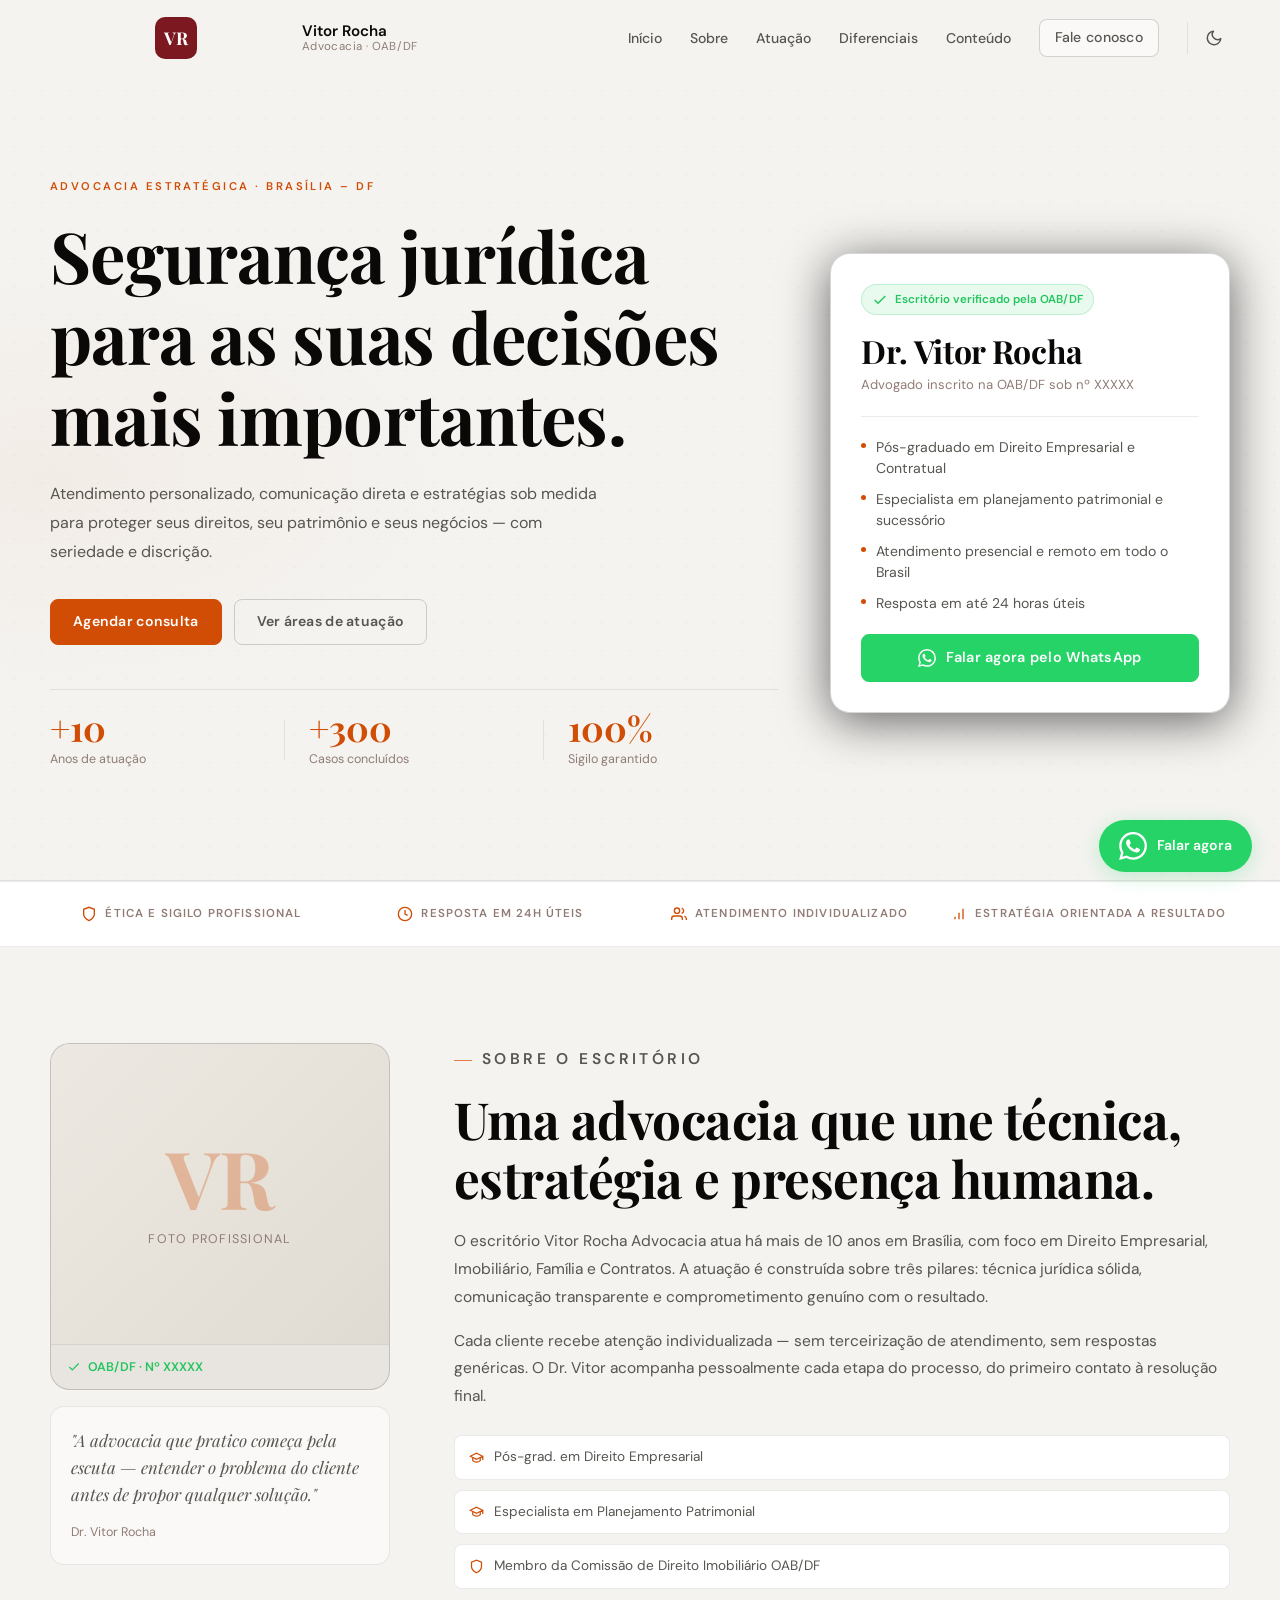
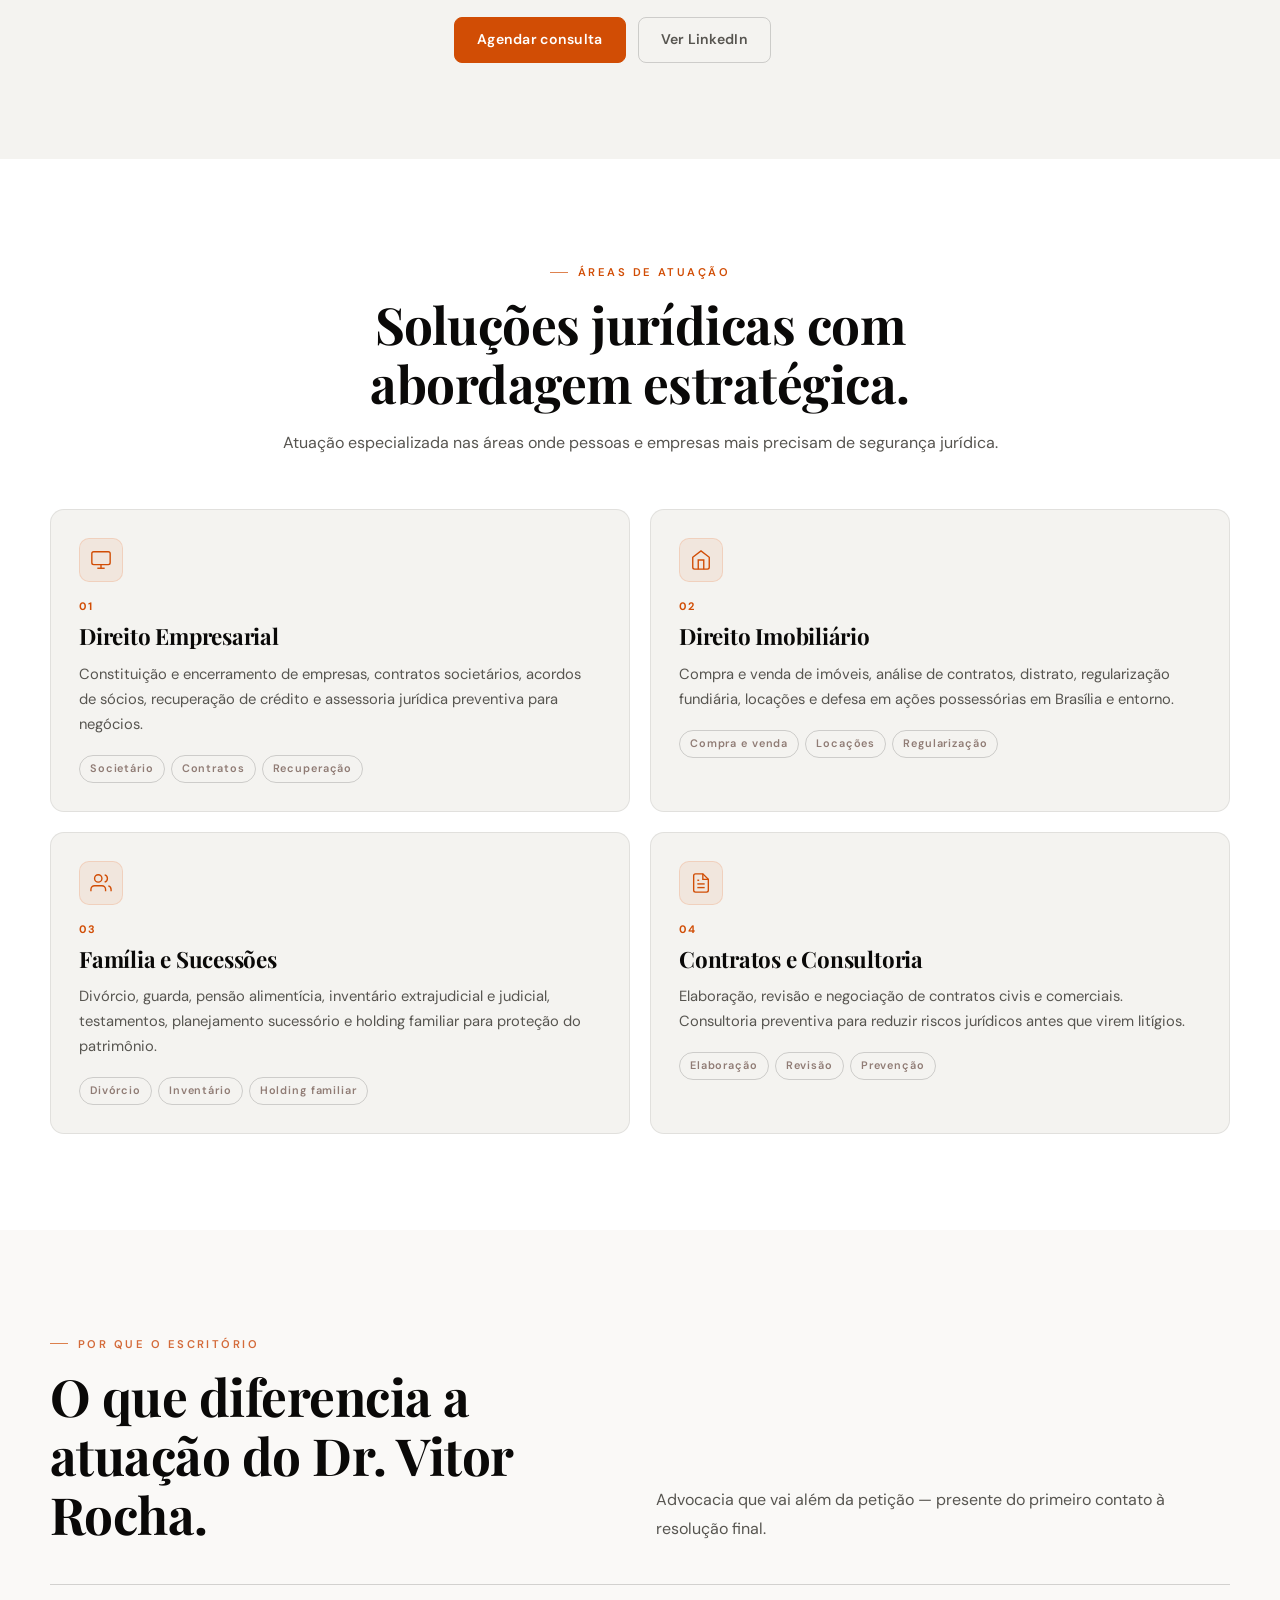
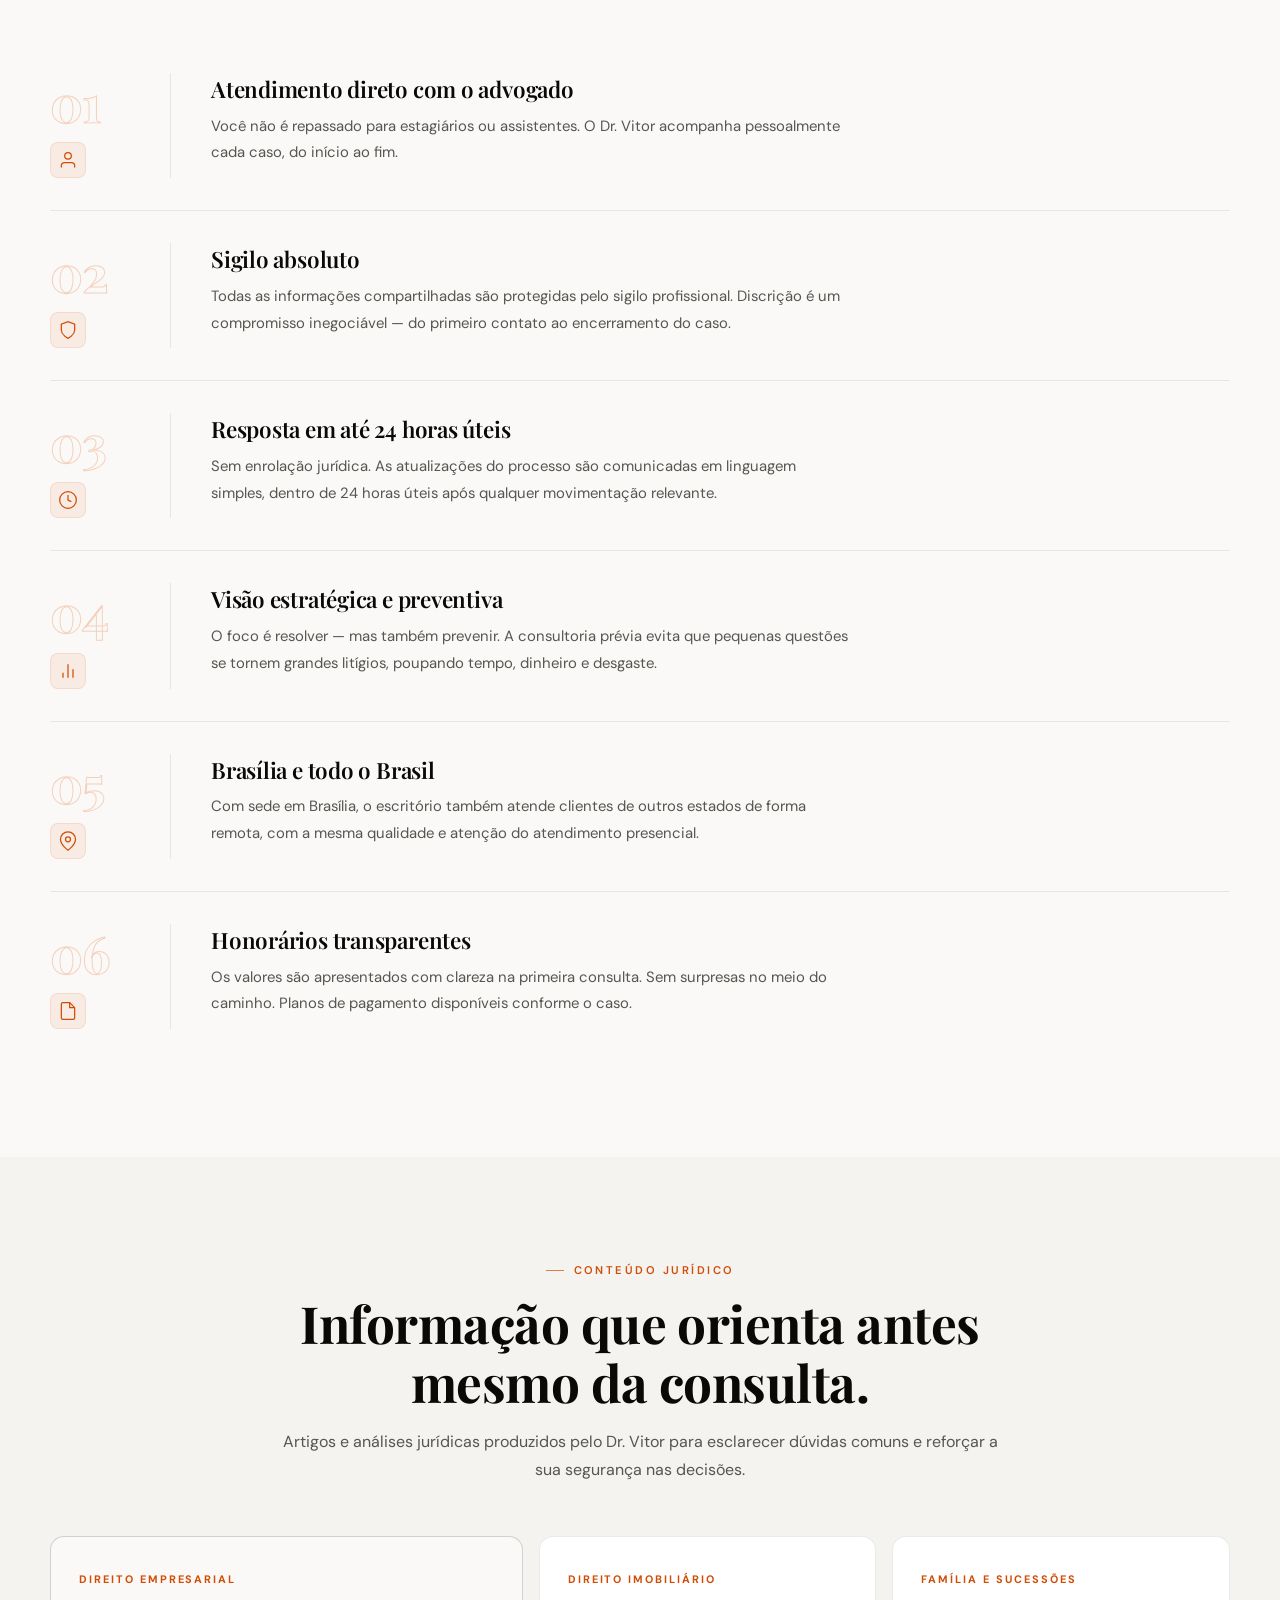
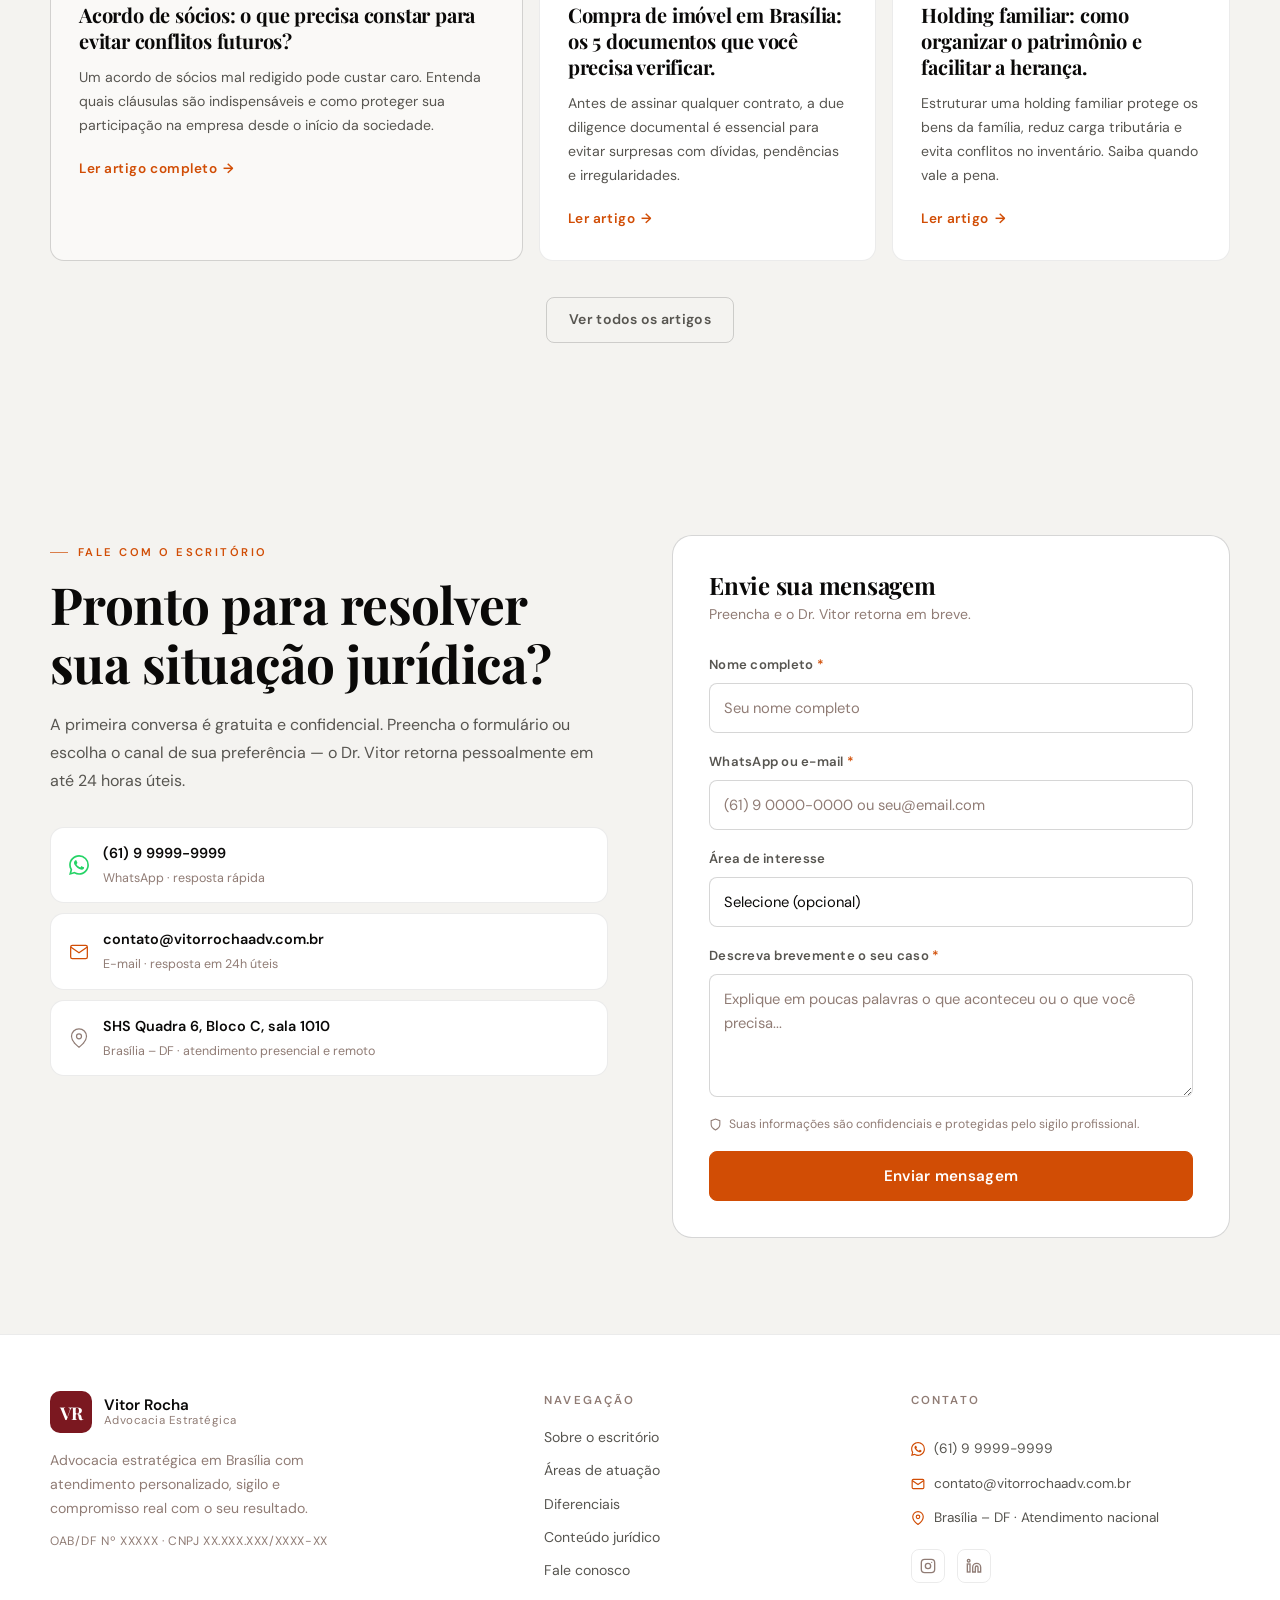
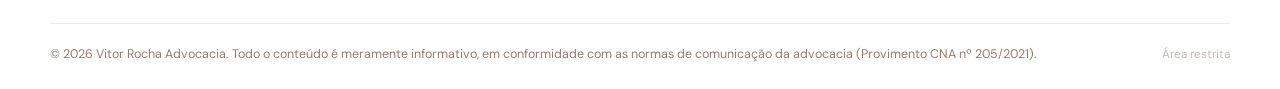
<file: index.html>
<!DOCTYPE html>
<html lang="pt-BR">
<head>
  <meta charset="UTF-8">
  <meta name="viewport" content="width=device-width, initial-scale=1.0">
  <title>Vitor Rocha Advocacia | Brasília – DF</title>
  <meta name="description" content="Escritório de advocacia em Brasília com atuação em Direito Empresarial, Imobiliário, Família e Contratos. Atendimento personalizado, sigilo e estratégia jurídica sob medida.">
  <meta name="theme-color" content="#ffffff">
  <meta property="og:title" content="Vitor Rocha Advocacia | Brasília – DF">
  <meta property="og:description" content="Advocacia estratégica em Brasília. Direito Empresarial, Imobiliário, Família e Contratos. Consulta confidencial.">
  <meta property="og:type" content="website">
  <link rel="icon" href="data:image/svg+xml,<svg xmlns='http://www.w3.org/2000/svg' viewBox='0 0 100 100'><rect width='100' height='100' rx='16' fill='%237B1820'/><text y='.9em' font-size='60' x='50%' dominant-baseline='middle' text-anchor='middle' font-family='Georgia,serif' fill='%23ffffff'>VR</text></svg>">
  <link rel="preconnect" href="https://fonts.googleapis.com">
  <link rel="preconnect" href="https://fonts.gstatic.com" crossorigin>
  <link href="https://fonts.googleapis.com/css2?family=Playfair+Display:wght@500;600;700;800&family=DM+Sans:ital,wght@0,400;0,500;0,600;1,400&display=swap" rel="stylesheet">
  <link rel="stylesheet" href="css/style.css">
</head>
<body>
  <a class="skip-link" href="#conteudo">Pular para o conteúdo</a>

  <!-- HEADER -->
  <header class="site-header" id="main-header">
    <div class="container header-container">
      <a href="#home" class="brand" aria-label="Página inicial Vitor Rocha Advocacia">
       <a href="login.html"> <span class="brand-monogram">VR</span> <a>
        <span class="brand-text">
          <strong>Vitor Rocha</strong>
          <small>Advocacia · OAB/DF</small>
        </span>
      </a>
      <div class="header-actions">
        <button class="menu-toggle" id="menu-toggle" type="button" aria-label="Abrir menu" aria-expanded="false" aria-controls="nav-menu">
          <span></span><span></span><span></span>
        </button>
      </div>
      <nav class="site-nav" id="nav-menu" aria-label="Navegação principal">
        <ul>
          <li><a href="#home">Início</a></li>
          <li><a href="#sobre">Sobre</a></li>
          <li><a href="#atuacao">Atuação</a></li>
          <li><a href="#diferenciais">Diferenciais</a></li>
          <li><a href="noticias.html">Conteúdo</a></li>
          <li><a href="#contato" class="btn btn-sm btn-accent">Fale conosco</a></li>
          <li class="theme-item">
            <button id="theme-toggle" class="theme-toggle-btn" aria-label="Alternar tema">
              <svg class="icon-sun" xmlns="http://www.w3.org/2000/svg" width="18" height="18" viewBox="0 0 24 24" fill="none" stroke="currentColor" stroke-width="2" stroke-linecap="round" stroke-linejoin="round"><circle cx="12" cy="12" r="5"/><line x1="12" y1="1" x2="12" y2="3"/><line x1="12" y1="21" x2="12" y2="23"/><line x1="4.22" y1="4.22" x2="5.64" y2="5.64"/><line x1="18.36" y1="18.36" x2="19.78" y2="19.78"/><line x1="1" y1="12" x2="3" y2="12"/><line x1="21" y1="12" x2="23" y2="12"/><line x1="4.22" y1="19.78" x2="5.64" y2="18.36"/><line x1="18.36" y1="5.64" x2="19.78" y2="4.22"/></svg>
              <svg class="icon-moon" xmlns="http://www.w3.org/2000/svg" width="18" height="18" viewBox="0 0 24 24" fill="none" stroke="currentColor" stroke-width="2" stroke-linecap="round" stroke-linejoin="round"><path d="M21 12.79A9 9 0 1 1 11.21 3 7 7 0 0 0 21 12.79z"/></svg>
            </button>
          </li>
        </ul>
      </nav>
    </div>
  </header>

  <main id="conteudo">

    <!-- HERO -->
    <section class="hero" id="home">
      <div class="hero-grain"></div>
      <div class="container hero-grid">
        <div class="hero-copy reveal">
          <p class="eyebrow">Advocacia estratégica · Brasília – DF</p>
          <h1>Segurança jurídica para as suas decisões mais importantes.</h1>
          <p class="hero-text">Atendimento personalizado, comunicação direta e estratégias sob medida para proteger seus direitos, seu patrimônio e seus negócios — com seriedade e discrição.</p>
          <div class="hero-actions">
            <a href="#contato" class="btn btn-primary">Agendar consulta</a>
            <a href="#atuacao" class="btn btn-ghost">Ver áreas de atuação</a>
          </div>
          <div class="hero-stats">
            <div class="stat-item">
              <span class="stat-num">+10</span>
              <span class="stat-label">Anos de atuação</span>
            </div>
            <div class="stat-divider"></div>
            <div class="stat-item">
              <span class="stat-num">+300</span>
              <span class="stat-label">Casos concluídos</span>
            </div>
            <div class="stat-divider"></div>
            <div class="stat-item">
              <span class="stat-num">100%</span>
              <span class="stat-label">Sigilo garantido</span>
            </div>
          </div>
        </div>

        <aside class="hero-card reveal" aria-label="Credenciais do escritório">
          <div class="hero-card-badge">
            <svg width="16" height="16" viewBox="0 0 24 24" fill="none" stroke="currentColor" stroke-width="2"><polyline points="20 6 9 17 4 12"/></svg>
            Escritório verificado pela OAB/DF
          </div>
          <h2>Dr. Vitor Rocha</h2>
          <p class="hero-card-sub">Advogado inscrito na OAB/DF sob nº XXXXX</p>
          <div class="hero-card-divider"></div>
          <ul class="hero-card-list">
            <li>
              <span class="list-dot"></span>
              Pós-graduado em Direito Empresarial e Contratual
            </li>
            <li>
              <span class="list-dot"></span>
              Especialista em planejamento patrimonial e sucessório
            </li>
            <li>
              <span class="list-dot"></span>
              Atendimento presencial e remoto em todo o Brasil
            </li>
            <li>
              <span class="list-dot"></span>
              Resposta em até 24 horas úteis
            </li>
          </ul>
          <a href="https://wa.me/5561999999999?text=Olá%2C%20gostaria%20de%20agendar%20uma%20consulta." target="_blank" rel="noopener" class="btn btn-whatsapp-card">
            <svg width="18" height="18" viewBox="0 0 24 24" fill="currentColor"><path d="M17.472 14.382c-.297-.149-1.758-.867-2.03-.967-.273-.099-.471-.148-.67.15-.197.297-.767.966-.94 1.164-.173.199-.347.223-.644.075-.297-.15-1.255-.463-2.39-1.475-.883-.788-1.48-1.761-1.653-2.059-.173-.297-.018-.458.13-.606.134-.133.298-.347.446-.52.149-.174.198-.298.298-.497.099-.198.05-.371-.025-.52-.075-.149-.669-1.612-.916-2.207-.242-.579-.487-.5-.669-.51-.173-.008-.371-.01-.57-.01-.198 0-.52.074-.792.372-.272.297-1.04 1.016-1.04 2.479 0 1.462 1.065 2.875 1.213 3.074.149.198 2.096 3.2 5.077 4.487.709.306 1.262.489 1.694.625.712.227 1.36.195 1.871.118.571-.085 1.758-.719 2.006-1.413.248-.694.248-1.289.173-1.413-.074-.124-.272-.198-.57-.347m-5.421 7.403h-.004a9.87 9.87 0 01-5.031-1.378l-.361-.214-3.741.982.998-3.648-.235-.374a9.86 9.86 0 01-1.51-5.26c.001-5.45 4.436-9.884 9.888-9.884 2.64 0 5.122 1.03 6.988 2.898a9.825 9.825 0 012.893 6.994c-.003 5.45-4.437 9.884-9.885 9.884m8.413-18.297A11.815 11.815 0 0012.05 0C5.495 0 .16 5.335.157 11.892c0 2.096.547 4.142 1.588 5.945L.057 24l6.305-1.654a11.882 11.882 0 005.683 1.448h.005c6.554 0 11.89-5.335 11.893-11.893a11.821 11.821 0 00-3.48-8.413z"/></svg>
            Falar agora pelo WhatsApp
          </a>
        </aside>
      </div>
    </section>

    <!-- TRUST BAR -->
    <div class="trust-bar" aria-label="Pilares do escritório">
      <div class="container trust-grid">
        <div class="trust-item">
          <svg width="16" height="16" viewBox="0 0 24 24" fill="none" stroke="currentColor" stroke-width="2"><path d="M12 22s8-4 8-10V5l-8-3-8 3v7c0 6 8 10 8 10z"/></svg>
          Ética e sigilo profissional
        </div>
        <div class="trust-item">
          <svg width="16" height="16" viewBox="0 0 24 24" fill="none" stroke="currentColor" stroke-width="2"><circle cx="12" cy="12" r="10"/><polyline points="12 6 12 12 16 14"/></svg>
          Resposta em 24h úteis
        </div>
        <div class="trust-item">
          <svg width="16" height="16" viewBox="0 0 24 24" fill="none" stroke="currentColor" stroke-width="2"><path d="M17 21v-2a4 4 0 0 0-4-4H5a4 4 0 0 0-4 4v2"/><circle cx="9" cy="7" r="4"/><path d="M23 21v-2a4 4 0 0 0-3-3.87"/><path d="M16 3.13a4 4 0 0 1 0 7.75"/></svg>
          Atendimento individualizado
        </div>
        <div class="trust-item">
          <svg width="16" height="16" viewBox="0 0 24 24" fill="none" stroke="currentColor" stroke-width="2"><line x1="12" y1="20" x2="12" y2="10"/><line x1="18" y1="20" x2="18" y2="4"/><line x1="6" y1="20" x2="6" y2="16"/></svg>
          Estratégia orientada a resultado
        </div>
      </div>
    </div>

    <!-- SOBRE -->
    <section class="section" id="sobre">
      <div class="container about-grid">
        <div class="about-visual reveal">
          <div class="about-photo-card">
            <div class="photo-placeholder">
              <span class="photo-monogram">VR</span>
              <p class="photo-hint">Foto profissional</p>
            </div>
            <div class="photo-credential">
              <svg width="14" height="14" viewBox="0 0 24 24" fill="none" stroke="currentColor" stroke-width="2"><polyline points="20 6 9 17 4 12"/></svg>
              OAB/DF · Nº XXXXX
            </div>
          </div>
          <div class="about-quote">
            <p>"A advocacia que pratico começa pela escuta — entender o problema do cliente antes de propor qualquer solução."</p>
            <cite>Dr. Vitor Rocha</cite>
          </div>
        </div>

        <div class="about-content reveal">
          <p class="section-tag">Sobre o escritório</p>
          <h2 class="section-title text-left">Uma advocacia que une técnica, estratégia e presença humana.</h2>
          <p>O escritório Vitor Rocha Advocacia atua há mais de 10 anos em Brasília, com foco em Direito Empresarial, Imobiliário, Família e Contratos. A atuação é construída sobre três pilares: técnica jurídica sólida, comunicação transparente e comprometimento genuíno com o resultado.</p>
          <p>Cada cliente recebe atenção individualizada — sem terceirização de atendimento, sem respostas genéricas. O Dr. Vitor acompanha pessoalmente cada etapa do processo, do primeiro contato à resolução final.</p>

          <div class="about-badges">
            <div class="about-badge-item">
              <svg width="15" height="15" viewBox="0 0 24 24" fill="none" stroke="currentColor" stroke-width="2"><path d="M22 10v6M2 10l10-5 10 5-10 5z"/><path d="M6 12v5c3 3 9 3 12 0v-5"/></svg>
              Pós-grad. em Direito Empresarial
            </div>
            <div class="about-badge-item">
              <svg width="15" height="15" viewBox="0 0 24 24" fill="none" stroke="currentColor" stroke-width="2"><path d="M22 10v6M2 10l10-5 10 5-10 5z"/><path d="M6 12v5c3 3 9 3 12 0v-5"/></svg>
              Especialista em Planejamento Patrimonial
            </div>
            <div class="about-badge-item">
              <svg width="15" height="15" viewBox="0 0 24 24" fill="none" stroke="currentColor" stroke-width="2"><path d="M12 22s8-4 8-10V5l-8-3-8 3v7c0 6 8 10 8 10z"/></svg>
              Membro da Comissão de Direito Imobiliário OAB/DF
            </div>
          </div>

          <div class="about-actions">
            <a href="#contato" class="btn btn-primary">Agendar consulta</a>
            <a href="https://www.linkedin.com/in/vitorrocha" target="_blank" rel="noopener" class="btn btn-ghost">Ver LinkedIn</a>
          </div>
        </div>
      </div>
    </section>

    <!-- ATUAÇÃO -->
    <section class="section section-tinted" id="atuacao">
      <div class="container">
        <div class="section-heading reveal">
          <p class="section-tag">Áreas de atuação</p>
          <h2 class="section-title">Soluções jurídicas com abordagem estratégica.</h2>
          <p class="section-subtitle">Atuação especializada nas áreas onde pessoas e empresas mais precisam de segurança jurídica.</p>
        </div>

        <div class="cards-grid">
          <article class="area-card reveal">
            <div class="area-icon">
              <svg width="22" height="22" viewBox="0 0 24 24" fill="none" stroke="currentColor" stroke-width="1.5"><rect x="2" y="3" width="20" height="14" rx="2"/><line x1="8" y1="21" x2="16" y2="21"/><line x1="12" y1="17" x2="12" y2="21"/></svg>
            </div>
            <span class="area-num">01</span>
            <h3>Direito Empresarial</h3>
            <p>Constituição e encerramento de empresas, contratos societários, acordos de sócios, recuperação de crédito e assessoria jurídica preventiva para negócios.</p>
            <div class="area-tags">
              <span>Societário</span>
              <span>Contratos</span>
              <span>Recuperação</span>
            </div>
          </article>

          <article class="area-card reveal">
            <div class="area-icon">
              <svg width="22" height="22" viewBox="0 0 24 24" fill="none" stroke="currentColor" stroke-width="1.5"><path d="M3 9l9-7 9 7v11a2 2 0 01-2 2H5a2 2 0 01-2-2z"/><polyline points="9 22 9 12 15 12 15 22"/></svg>
            </div>
            <span class="area-num">02</span>
            <h3>Direito Imobiliário</h3>
            <p>Compra e venda de imóveis, análise de contratos, distrato, regularização fundiária, locações e defesa em ações possessórias em Brasília e entorno.</p>
            <div class="area-tags">
              <span>Compra e venda</span>
              <span>Locações</span>
              <span>Regularização</span>
            </div>
          </article>

          <article class="area-card reveal">
            <div class="area-icon">
              <svg width="22" height="22" viewBox="0 0 24 24" fill="none" stroke="currentColor" stroke-width="1.5"><path d="M17 21v-2a4 4 0 00-4-4H5a4 4 0 00-4 4v2"/><circle cx="9" cy="7" r="4"/><path d="M23 21v-2a4 4 0 00-3-3.87"/><path d="M16 3.13a4 4 0 010 7.75"/></svg>
            </div>
            <span class="area-num">03</span>
            <h3>Família e Sucessões</h3>
            <p>Divórcio, guarda, pensão alimentícia, inventário extrajudicial e judicial, testamentos, planejamento sucessório e holding familiar para proteção do patrimônio.</p>
            <div class="area-tags">
              <span>Divórcio</span>
              <span>Inventário</span>
              <span>Holding familiar</span>
            </div>
          </article>

          <article class="area-card reveal">
            <div class="area-icon">
              <svg width="22" height="22" viewBox="0 0 24 24" fill="none" stroke="currentColor" stroke-width="1.5"><path d="M14 2H6a2 2 0 00-2 2v16a2 2 0 002 2h12a2 2 0 002-2V8z"/><polyline points="14 2 14 8 20 8"/><line x1="16" y1="13" x2="8" y2="13"/><line x1="16" y1="17" x2="8" y2="17"/><polyline points="10 9 9 9 8 9"/></svg>
            </div>
            <span class="area-num">04</span>
            <h3>Contratos e Consultoria</h3>
            <p>Elaboração, revisão e negociação de contratos civis e comerciais. Consultoria preventiva para reduzir riscos jurídicos antes que virem litígios.</p>
            <div class="area-tags">
              <span>Elaboração</span>
              <span>Revisão</span>
              <span>Prevenção</span>
            </div>
          </article>
        </div>
      </div>
    </section>

    <!-- DIFERENCIAIS -->
    <section class="section section-dark" id="diferenciais">
      <div class="container">
        <div class="diff-header reveal">
          <div class="diff-header-text">
            <p class="section-tag section-tag-light">Por que o escritório</p>
            <h2 class="section-title text-light">O que diferencia a atuação do Dr. Vitor Rocha.</h2>
          </div>
          <p class="diff-header-sub">Advocacia que vai além da petição — presente do primeiro contato à resolução final.</p>
        </div>

        <div class="diff-list">
          <div class="diff-row reveal">
            <div class="diff-row-left">
              <span class="diff-num">01</span>
              <div class="diff-row-icon">
                <svg width="20" height="20" viewBox="0 0 24 24" fill="none" stroke="currentColor" stroke-width="1.5"><path d="M20 21v-2a4 4 0 00-4-4H8a4 4 0 00-4 4v2"/><circle cx="12" cy="7" r="4"/></svg>
              </div>
            </div>
            <div class="diff-row-content">
              <h3>Atendimento direto com o advogado</h3>
              <p>Você não é repassado para estagiários ou assistentes. O Dr. Vitor acompanha pessoalmente cada caso, do início ao fim.</p>
            </div>
          </div>

          <div class="diff-row reveal">
            <div class="diff-row-left">
              <span class="diff-num">02</span>
              <div class="diff-row-icon">
                <svg width="20" height="20" viewBox="0 0 24 24" fill="none" stroke="currentColor" stroke-width="1.5"><path d="M12 22s8-4 8-10V5l-8-3-8 3v7c0 6 8 10 8 10z"/></svg>
              </div>
            </div>
            <div class="diff-row-content">
              <h3>Sigilo absoluto</h3>
              <p>Todas as informações compartilhadas são protegidas pelo sigilo profissional. Discrição é um compromisso inegociável — do primeiro contato ao encerramento do caso.</p>
            </div>
          </div>

          <div class="diff-row reveal">
            <div class="diff-row-left">
              <span class="diff-num">03</span>
              <div class="diff-row-icon">
                <svg width="20" height="20" viewBox="0 0 24 24" fill="none" stroke="currentColor" stroke-width="1.5"><circle cx="12" cy="12" r="10"/><polyline points="12 6 12 12 16 14"/></svg>
              </div>
            </div>
            <div class="diff-row-content">
              <h3>Resposta em até 24 horas úteis</h3>
              <p>Sem enrolação jurídica. As atualizações do processo são comunicadas em linguagem simples, dentro de 24 horas úteis após qualquer movimentação relevante.</p>
            </div>
          </div>

          <div class="diff-row reveal">
            <div class="diff-row-left">
              <span class="diff-num">04</span>
              <div class="diff-row-icon">
                <svg width="20" height="20" viewBox="0 0 24 24" fill="none" stroke="currentColor" stroke-width="1.5"><line x1="18" y1="20" x2="18" y2="10"/><line x1="12" y1="20" x2="12" y2="4"/><line x1="6" y1="20" x2="6" y2="14"/></svg>
              </div>
            </div>
            <div class="diff-row-content">
              <h3>Visão estratégica e preventiva</h3>
              <p>O foco é resolver — mas também prevenir. A consultoria prévia evita que pequenas questões se tornem grandes litígios, poupando tempo, dinheiro e desgaste.</p>
            </div>
          </div>

          <div class="diff-row reveal">
            <div class="diff-row-left">
              <span class="diff-num">05</span>
              <div class="diff-row-icon">
                <svg width="20" height="20" viewBox="0 0 24 24" fill="none" stroke="currentColor" stroke-width="1.5"><path d="M21 10c0 7-9 13-9 13s-9-6-9-13a9 9 0 0118 0z"/><circle cx="12" cy="10" r="3"/></svg>
              </div>
            </div>
            <div class="diff-row-content">
              <h3>Brasília e todo o Brasil</h3>
              <p>Com sede em Brasília, o escritório também atende clientes de outros estados de forma remota, com a mesma qualidade e atenção do atendimento presencial.</p>
            </div>
          </div>

          <div class="diff-row reveal">
            <div class="diff-row-left">
              <span class="diff-num">06</span>
              <div class="diff-row-icon">
                <svg width="20" height="20" viewBox="0 0 24 24" fill="none" stroke="currentColor" stroke-width="1.5"><path d="M14 2H6a2 2 0 00-2 2v16a2 2 0 002 2h12a2 2 0 002-2V8z"/><polyline points="14 2 14 8 20 8"/></svg>
              </div>
            </div>
            <div class="diff-row-content">
              <h3>Honorários transparentes</h3>
              <p>Os valores são apresentados com clareza na primeira consulta. Sem surpresas no meio do caminho. Planos de pagamento disponíveis conforme o caso.</p>
            </div>
          </div>
        </div>
      </div>
    </section>

    <!-- CONTEÚDO PREVIEW -->
    <section class="section" id="conteudos">
      <div class="container">
        <div class="section-heading reveal">
          <p class="section-tag">Conteúdo jurídico</p>
          <h2 class="section-title">Informação que orienta antes mesmo da consulta.</h2>
          <p class="section-subtitle">Artigos e análises jurídicas produzidos pelo Dr. Vitor para esclarecer dúvidas comuns e reforçar a sua segurança nas decisões.</p>
        </div>
        <div class="news-preview-grid">
          <article class="news-prev-card news-prev-featured reveal">
            <span class="news-cat">Direito Empresarial</span>
            <h3>Acordo de sócios: o que precisa constar para evitar conflitos futuros?</h3>
            <p>Um acordo de sócios mal redigido pode custar caro. Entenda quais cláusulas são indispensáveis e como proteger sua participação na empresa desde o início da sociedade.</p>
            <a href="noticias.html" class="card-link">Ler artigo completo <span aria-hidden="true">→</span></a>
          </article>
          <article class="news-prev-card reveal">
            <span class="news-cat">Direito Imobiliário</span>
            <h3>Compra de imóvel em Brasília: os 5 documentos que você precisa verificar.</h3>
            <p>Antes de assinar qualquer contrato, a due diligence documental é essencial para evitar surpresas com dívidas, pendências e irregularidades.</p>
            <a href="noticias.html" class="card-link">Ler artigo <span aria-hidden="true">→</span></a>
          </article>
          <article class="news-prev-card reveal">
            <span class="news-cat">Família e Sucessões</span>
            <h3>Holding familiar: como organizar o patrimônio e facilitar a herança.</h3>
            <p>Estruturar uma holding familiar protege os bens da família, reduz carga tributária e evita conflitos no inventário. Saiba quando vale a pena.</p>
            <a href="noticias.html" class="card-link">Ler artigo <span aria-hidden="true">→</span></a>
          </article>
        </div>
        <div class="section-cta reveal">
          <a href="noticias.html" class="btn btn-ghost">Ver todos os artigos</a>
        </div>
      </div>
    </section>

    <!-- CONTATO -->
    <section class="section" id="contato">
      <div class="container contact-layout">
        <div class="contact-info reveal">
          <p class="section-tag">Fale com o escritório</p>
          <h2 class="section-title text-left">Pronto para resolver sua situação jurídica?</h2>
          <p style="color:var(--text-soft);line-height:1.75;margin-bottom:2rem;">A primeira conversa é gratuita e confidencial. Preencha o formulário ou escolha o canal de sua preferência — o Dr. Vitor retorna pessoalmente em até 24 horas úteis.</p>

          <div class="contact-channels">
            <a href="https://wa.me/5561999999999?text=Olá%2C%20gostaria%20de%20agendar%20uma%20consulta." target="_blank" rel="noopener" class="channel-item channel-whatsapp">
              <svg width="20" height="20" viewBox="0 0 24 24" fill="currentColor"><path d="M17.472 14.382c-.297-.149-1.758-.867-2.03-.967-.273-.099-.471-.148-.67.15-.197.297-.767.966-.94 1.164-.173.199-.347.223-.644.075-.297-.15-1.255-.463-2.39-1.475-.883-.788-1.48-1.761-1.653-2.059-.173-.297-.018-.458.13-.606.134-.133.298-.347.446-.52.149-.174.198-.298.298-.497.099-.198.05-.371-.025-.52-.075-.149-.669-1.612-.916-2.207-.242-.579-.487-.5-.669-.51-.173-.008-.371-.01-.57-.01-.198 0-.52.074-.792.372-.272.297-1.04 1.016-1.04 2.479 0 1.462 1.065 2.875 1.213 3.074.149.198 2.096 3.2 5.077 4.487.709.306 1.262.489 1.694.625.712.227 1.36.195 1.871.118.571-.085 1.758-.719 2.006-1.413.248-.694.248-1.289.173-1.413-.074-.124-.272-.198-.57-.347m-5.421 7.403h-.004a9.87 9.87 0 01-5.031-1.378l-.361-.214-3.741.982.998-3.648-.235-.374a9.86 9.86 0 01-1.51-5.26c.001-5.45 4.436-9.884 9.888-9.884 2.64 0 5.122 1.03 6.988 2.898a9.825 9.825 0 012.893 6.994c-.003 5.45-4.437 9.884-9.885 9.884m8.413-18.297A11.815 11.815 0 0012.05 0C5.495 0 .16 5.335.157 11.892c0 2.096.547 4.142 1.588 5.945L.057 24l6.305-1.654a11.882 11.882 0 005.683 1.448h.005c6.554 0 11.89-5.335 11.893-11.893a11.821 11.821 0 00-3.48-8.413z"/></svg>
              <div>
                <strong>(61) 9 9999-9999</strong>
                <span>WhatsApp · resposta rápida</span>
              </div>
            </a>
            <a href="mailto:contato@vitorrochaadv.com.br" class="channel-item channel-email">
              <svg width="20" height="20" viewBox="0 0 24 24" fill="none" stroke="currentColor" stroke-width="1.5"><path d="M4 4h16c1.1 0 2 .9 2 2v12c0 1.1-.9 2-2 2H4c-1.1 0-2-.9-2-2V6c0-1.1.9-2 2-2z"/><polyline points="22,6 12,13 2,6"/></svg>
              <div>
                <strong>contato@vitorrochaadv.com.br</strong>
                <span>E-mail · resposta em 24h úteis</span>
              </div>
            </a>
            <div class="channel-item channel-address">
              <svg width="20" height="20" viewBox="0 0 24 24" fill="none" stroke="currentColor" stroke-width="1.5"><path d="M21 10c0 7-9 13-9 13s-9-6-9-13a9 9 0 0118 0z"/><circle cx="12" cy="10" r="3"/></svg>
              <div>
                <strong>SHS Quadra 6, Bloco C, sala 1010</strong>
                <span>Brasília – DF · atendimento presencial e remoto</span>
              </div>
            </div>
          </div>
        </div>

        <div class="contact-form-wrap reveal">
          <form id="lead-form" class="contact-form" novalidate>
            <h3 class="form-title">Envie sua mensagem</h3>
            <p class="form-subtitle">Preencha e o Dr. Vitor retorna em breve.</p>

            <div class="form-group">
              <label for="client-name">Nome completo <span class="required">*</span></label>
              <input type="text" id="client-name" name="client-name" placeholder="Seu nome completo" required autocomplete="name">
              <span class="field-error" id="error-name">Por favor, informe seu nome.</span>
            </div>

            <div class="form-group">
              <label for="client-contact">WhatsApp ou e-mail <span class="required">*</span></label>
              <input type="text" id="client-contact" name="client-contact" placeholder="(61) 9 0000-0000 ou seu@email.com" required>
              <span class="field-error" id="error-contact">Por favor, informe um contato.</span>
            </div>

            <div class="form-group">
              <label for="client-area">Área de interesse</label>
              <select id="client-area" name="client-area">
                <option value="">Selecione (opcional)</option>
                <option value="empresarial">Direito Empresarial</option>
                <option value="imobiliario">Direito Imobiliário</option>
                <option value="familia">Família e Sucessões</option>
                <option value="contratos">Contratos e Consultoria</option>
                <option value="outro">Outro assunto</option>
              </select>
            </div>

            <div class="form-group">
              <label for="client-reason">Descreva brevemente o seu caso <span class="required">*</span></label>
              <textarea id="client-reason" name="client-reason" rows="4" placeholder="Explique em poucas palavras o que aconteceu ou o que você precisa..." required></textarea>
              <span class="field-error" id="error-reason">Por favor, descreva brevemente o caso.</span>
            </div>

            <p class="form-privacy">
              <svg width="13" height="13" viewBox="0 0 24 24" fill="none" stroke="currentColor" stroke-width="2"><path d="M12 22s8-4 8-10V5l-8-3-8 3v7c0 6 8 10 8 10z"/></svg>
              Suas informações são confidenciais e protegidas pelo sigilo profissional.
            </p>

            <button type="submit" class="btn btn-primary btn-submit" id="submit-btn">
              <span class="btn-text">Enviar mensagem</span>
              <span class="btn-loading" aria-hidden="true">Enviando…</span>
            </button>

            <!-- Estado de sucesso -->
            <div class="form-success" id="form-success" role="alert" aria-live="polite">
              <svg width="24" height="24" viewBox="0 0 24 24" fill="none" stroke="currentColor" stroke-width="2"><polyline points="20 6 9 17 4 12"/></svg>
              <div>
                <strong>Mensagem enviada!</strong>
                <p>O Dr. Vitor retornará o seu contato em breve. Verifique também seu WhatsApp ou e-mail.</p>
              </div>
            </div>
          </form>
        </div>
      </div>
    </section>

  </main>

  <!-- FOOTER -->
  <footer class="site-footer">
    <div class="container footer-top">
      <div class="footer-brand-col">
        <a href="#home" class="brand">
          <span class="brand-monogram">VR</span>
          <span class="brand-text">
            <strong>Vitor Rocha</strong>
            <small>Advocacia Estratégica</small>
          </span>
        </a>
        <p class="footer-tagline">Advocacia estratégica em Brasília com atendimento personalizado, sigilo e compromisso real com o seu resultado.</p>
        <p class="footer-oab">OAB/DF Nº XXXXX · CNPJ XX.XXX.XXX/XXXX-XX</p>
      </div>

      <div class="footer-links-col">
        <p class="footer-col-title">Navegação</p>
        <nav aria-label="Links do rodapé">
          <a href="#sobre">Sobre o escritório</a>
          <a href="#atuacao">Áreas de atuação</a>
          <a href="#diferenciais">Diferenciais</a>
          <a href="noticias.html">Conteúdo jurídico</a>
          <a href="#contato">Fale conosco</a>
        </nav>
      </div>

      <div class="footer-contact-col">
        <p class="footer-col-title">Contato</p>
        <a href="https://wa.me/5561999999999" target="_blank" rel="noopener" class="footer-contact-item">
          <svg width="14" height="14" viewBox="0 0 24 24" fill="currentColor"><path d="M17.472 14.382c-.297-.149-1.758-.867-2.03-.967-.273-.099-.471-.148-.67.15-.197.297-.767.966-.94 1.164-.173.199-.347.223-.644.075-.297-.15-1.255-.463-2.39-1.475-.883-.788-1.48-1.761-1.653-2.059-.173-.297-.018-.458.13-.606.134-.133.298-.347.446-.52.149-.174.198-.298.298-.497.099-.198.05-.371-.025-.52-.075-.149-.669-1.612-.916-2.207-.242-.579-.487-.5-.669-.51-.173-.008-.371-.01-.57-.01-.198 0-.52.074-.792.372-.272.297-1.04 1.016-1.04 2.479 0 1.462 1.065 2.875 1.213 3.074.149.198 2.096 3.2 5.077 4.487.709.306 1.262.489 1.694.625.712.227 1.36.195 1.871.118.571-.085 1.758-.719 2.006-1.413.248-.694.248-1.289.173-1.413-.074-.124-.272-.198-.57-.347m-5.421 7.403h-.004a9.87 9.87 0 01-5.031-1.378l-.361-.214-3.741.982.998-3.648-.235-.374a9.86 9.86 0 01-1.51-5.26c.001-5.45 4.436-9.884 9.888-9.884 2.64 0 5.122 1.03 6.988 2.898a9.825 9.825 0 012.893 6.994c-.003 5.45-4.437 9.884-9.885 9.884m8.413-18.297A11.815 11.815 0 0012.05 0C5.495 0 .16 5.335.157 11.892c0 2.096.547 4.142 1.588 5.945L.057 24l6.305-1.654a11.882 11.882 0 005.683 1.448h.005c6.554 0 11.89-5.335 11.893-11.893a11.821 11.821 0 00-3.48-8.413z"/></svg>
          (61) 9 9999-9999
        </a>
        <a href="mailto:contato@vitorrochaadv.com.br" class="footer-contact-item">
          <svg width="14" height="14" viewBox="0 0 24 24" fill="none" stroke="currentColor" stroke-width="2"><path d="M4 4h16c1.1 0 2 .9 2 2v12c0 1.1-.9 2-2 2H4c-1.1 0-2-.9-2-2V6c0-1.1.9-2 2-2z"/><polyline points="22,6 12,13 2,6"/></svg>
          contato@vitorrochaadv.com.br
        </a>
        <span class="footer-contact-item">
          <svg width="14" height="14" viewBox="0 0 24 24" fill="none" stroke="currentColor" stroke-width="2"><path d="M21 10c0 7-9 13-9 13s-9-6-9-13a9 9 0 0118 0z"/><circle cx="12" cy="10" r="3"/></svg>
          Brasília – DF · Atendimento nacional
        </span>
        <div class="footer-socials">
          <a href="https://www.instagram.com/vitorrochaadv" target="_blank" rel="noopener" aria-label="Instagram">
            <svg width="16" height="16" viewBox="0 0 24 24" fill="none" stroke="currentColor" stroke-width="2"><rect x="2" y="2" width="20" height="20" rx="5"/><circle cx="12" cy="12" r="4"/><circle cx="17.5" cy="6.5" r="1" fill="currentColor" stroke="none"/></svg>
          </a>
          <a href="https://www.linkedin.com/in/vitorrocha" target="_blank" rel="noopener" aria-label="LinkedIn">
            <svg width="16" height="16" viewBox="0 0 24 24" fill="none" stroke="currentColor" stroke-width="2"><path d="M16 8a6 6 0 016 6v7h-4v-7a2 2 0 00-2-2 2 2 0 00-2 2v7h-4v-7a6 6 0 016-6z"/><rect x="2" y="9" width="4" height="12"/><circle cx="4" cy="4" r="2"/></svg>
          </a>
        </div>
      </div>
    </div>

    <div class="container footer-bottom">
      <p>© <span id="current-year"></span> Vitor Rocha Advocacia. Todo o conteúdo é meramente informativo, em conformidade com as normas de comunicação da advocacia (Provimento CNA nº 205/2021).</p>
      <a href="login.html" class="footer-admin-link">Área restrita</a>
    </div>
  </footer>

  <!-- BOTÃO WHATSAPP FLUTUANTE -->
  <a href="https://wa.me/5561999999999?text=Olá%2C%20gostaria%20de%20agendar%20uma%20consulta." 
     target="_blank" rel="noopener" 
     class="whatsapp-float" 
     aria-label="Falar pelo WhatsApp">
    <svg width="28" height="28" viewBox="0 0 24 24" fill="currentColor"><path d="M17.472 14.382c-.297-.149-1.758-.867-2.03-.967-.273-.099-.471-.148-.67.15-.197.297-.767.966-.94 1.164-.173.199-.347.223-.644.075-.297-.15-1.255-.463-2.39-1.475-.883-.788-1.48-1.761-1.653-2.059-.173-.297-.018-.458.13-.606.134-.133.298-.347.446-.52.149-.174.198-.298.298-.497.099-.198.05-.371-.025-.52-.075-.149-.669-1.612-.916-2.207-.242-.579-.487-.5-.669-.51-.173-.008-.371-.01-.57-.01-.198 0-.52.074-.792.372-.272.297-1.04 1.016-1.04 2.479 0 1.462 1.065 2.875 1.213 3.074.149.198 2.096 3.2 5.077 4.487.709.306 1.262.489 1.694.625.712.227 1.36.195 1.871.118.571-.085 1.758-.719 2.006-1.413.248-.694.248-1.289.173-1.413-.074-.124-.272-.198-.57-.347m-5.421 7.403h-.004a9.87 9.87 0 01-5.031-1.378l-.361-.214-3.741.982.998-3.648-.235-.374a9.86 9.86 0 01-1.51-5.26c.001-5.45 4.436-9.884 9.888-9.884 2.64 0 5.122 1.03 6.988 2.898a9.825 9.825 0 012.893 6.994c-.003 5.45-4.437 9.884-9.885 9.884m8.413-18.297A11.815 11.815 0 0012.05 0C5.495 0 .16 5.335.157 11.892c0 2.096.547 4.142 1.588 5.945L.057 24l6.305-1.654a11.882 11.882 0 005.683 1.448h.005c6.554 0 11.89-5.335 11.893-11.893a11.821 11.821 0 00-3.48-8.413z"/></svg>
    <span>Falar agora</span>
  </a>

  <script src="js/script.js"></script>
</body>
</html>
</file>
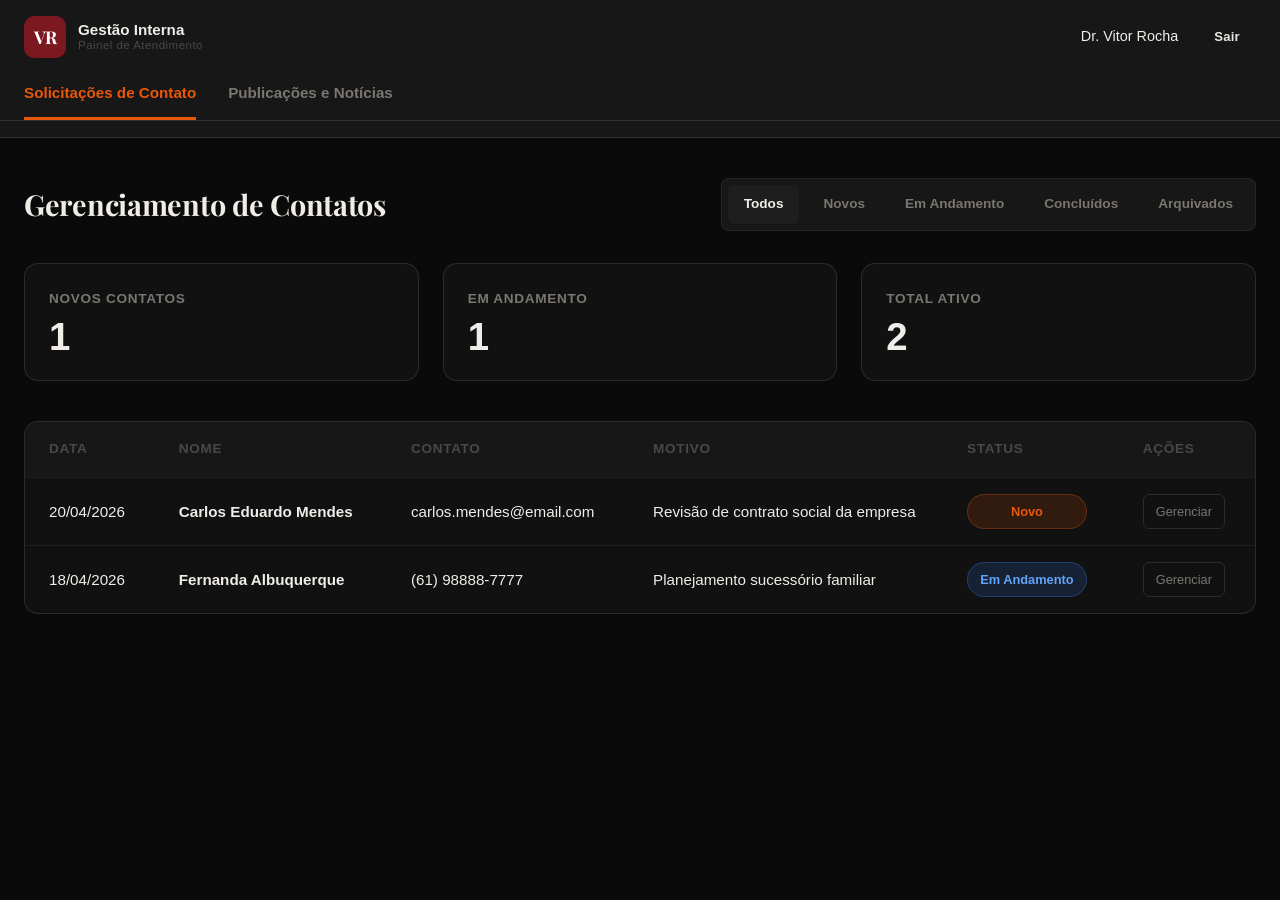
<file: dashboard.html>
<!DOCTYPE html>
<html lang="pt-BR" data-theme="dark">
<head>
    <meta charset="UTF-8">
    <meta name="viewport" content="width=device-width, initial-scale=1.0">
    <title>Painel de Gestão | Vitor Rocha Advocacia</title>
    <link rel="preconnect" href="https://fonts.googleapis.com">
    <link rel="preconnect" href="https://fonts.gstatic.com" crossorigin>
    <link href="https://fonts.googleapis.com/css2?family=Inter:wght@400;500;600&family=Playfair+Display:wght@600;700&display=swap" rel="stylesheet">
    <link rel="stylesheet" href="css/style.css">
    <link rel="stylesheet" href="css/dashboard-style.css">
</head>
<body class="dashboard-body">
    <header class="admin-header">
        <div class="admin-header-container">
            <div class="brand">
                <span class="brand-monogram">VR</span>
                <span class="brand-text">
                    <strong>Gestão Interna</strong>
                    <small>Painel de Atendimento</small>
                </span>
            </div>
            <div class="admin-actions">
                <span class="admin-user">Dr. Vitor Rocha</span>
                <a href="login.html" class="btn btn-sm btn-secondary">Sair</a>
            </div>
        </div>
        <nav class="dashboard-nav">
            <div class="nav-container">
                <button class="nav-tab active" onclick="switchTab('contatos')">Solicitações de Contato</button>
                <button class="nav-tab" onclick="switchTab('noticias')">Publicações e Notícias</button>
            </div>
        </nav>
    </header>

    <main class="dashboard-main">
        <div class="dashboard-container">
            
            <div id="tab-contatos" class="tab-content active">
                <header class="dashboard-page-header">
                    <h2>Gerenciamento de Contatos</h2>
                    <div class="dashboard-filters">
                        <button class="filter-btn active" data-filter="all">Todos</button>
                        <button class="filter-btn" data-filter="novo_contato">Novos</button>
                        <button class="filter-btn" data-filter="em_andamento">Em Andamento</button>
                        <button class="filter-btn" data-filter="concluido">Concluídos</button>
                        <button class="filter-btn" data-filter="arquivado">Arquivados</button>
                    </div>
                </header>

                <div class="stats-grid">
                    <div class="stat-card">
                        <span class="stat-title">Novos Contatos</span>
                        <strong class="stat-value" id="count-novos">0</strong>
                    </div>
                    <div class="stat-card">
                        <span class="stat-title">Em Andamento</span>
                        <strong class="stat-value" id="count-andamento">0</strong>
                    </div>
                    <div class="stat-card">
                        <span class="stat-title">Total Ativo</span>
                        <strong class="stat-value" id="count-total">0</strong>
                    </div>
                </div>

                <div class="data-table-container">
                    <table class="data-table">
                        <thead>
                            <tr>
                                <th>Data</th>
                                <th>Nome</th>
                                <th>Contato</th>
                                <th>Motivo</th>
                                <th>Status</th>
                                <th>Ações</th>
                            </tr>
                        </thead>
                        <tbody id="leads-table-body"></tbody>
                    </table>
                </div>
            </div>

            <div id="tab-noticias" class="tab-content">
                <header class="dashboard-page-header">
                    <h2>Gerenciamento de Notícias</h2>
                    <button class="btn btn-primary" onclick="openNewsModal()">+ Nova Notícia</button>
                </header>

                <div class="data-table-container">
                    <table class="data-table">
                        <thead>
                            <tr>
                                <th>Data</th>
                                <th>Título / Slug</th>
                                <th>Categoria</th>
                                <th>Status</th>
                                <th>Ações</th>
                            </tr>
                        </thead>
                        <tbody id="news-table-body"></tbody>
                    </table>
                </div>
            </div>

        </div>
    </main>

    <div id="details-modal" class="modal">
        <div class="modal-content modal-lg">
            <div class="modal-header">
                <h3>Detalhes da Solicitação</h3>
                <button class="close-btn" onclick="closeModal('details-modal')" aria-label="Fechar">&times;</button>
            </div>
            <div class="modal-body modal-split">
                <div class="modal-col" id="modal-body-content"></div>
                
                <div class="modal-col modal-notes-area">
                    <h4>Notas Internas (Invisível ao cliente)</h4>
                    <div class="notes-list" id="lead-notes-list">
                        </div>
                    <div class="add-note-form">
                        <textarea id="new-note-text" placeholder="Adicionar nova nota (ex: Aguardando documentos)..." rows="3" class="form-control"></textarea>
                        <button class="btn btn-sm btn-primary" onclick="addLeadNote()" style="margin-top: 8px;">Salvar Nota</button>
                    </div>
                </div>
            </div>
            <div class="modal-footer" style="justify-content: space-between;">
                <div>
                    <button class="btn btn-sm btn-ghost" id="btn-archive-lead" style="color: var(--text-soft);">Arquivar (Soft Delete)</button>
                    <button class="btn btn-sm btn-ghost" id="btn-delete-lead" style="color: #ef4444; margin-left: 8px;">Excluir Permanente</button>
                </div>
                <button class="btn btn-primary" onclick="closeModal('details-modal')">Fechar Painel</button>
            </div>
        </div>
    </div>

    <div id="news-modal" class="modal">
        <div class="modal-content modal-lg">
            <div class="modal-header">
                <h3 id="news-modal-title">Nova Notícia</h3>
                <button class="close-btn" onclick="closeModal('news-modal')" aria-label="Fechar">&times;</button>
            </div>
            <form id="news-form" onsubmit="saveNews(event)">
                <div class="modal-body">
                    <input type="hidden" id="news-id">
                    
                    <div class="form-group-row">
                        <div class="form-group" style="flex: 2;">
                            <label>Título da Notícia</label>
                            <input type="text" id="news-title" class="form-control" required placeholder="Ex: Nova lei trabalhista aprovada">
                        </div>
                        <div class="form-group" style="flex: 1;">
                            <label>Slug (URL amigável)</label>
                            <input type="text" id="news-slug" class="form-control" placeholder="nova-lei-trabalhista">
                        </div>
                    </div>

                    <div class="form-group-row">
                        <div class="form-group">
                            <label>Categoria</label>
                            <select id="news-category" class="form-control" required>
                                <option value="Direito Empresarial">Direito Empresarial</option>
                                <option value="Direito Imobiliário">Direito Imobiliário</option>
                                <option value="Família e Sucessões">Família e Sucessões</option>
                                <option value="Contratos e Consultoria">Contratos e Consultoria</option>
                            </select>
                        </div>
                        <div class="form-group">
                            <label>Status</label>
                            <select id="news-status" class="form-control" required>
                                <option value="Publicado">Publicado</option>
                                <option value="Rascunho">Rascunho</option>
                            </select>
                        </div>
                    </div>

                    <div class="form-group">
                        <label>Resumo (Texto curto para a listagem principal)</label>
                        <textarea id="news-summary" class="form-control" rows="2" required placeholder="Escreva uma breve descrição que aparecerá nos cards da página inicial..."></textarea>
                    </div>

                    <div class="form-group">
                        <label>Conteúdo (Rich Text / HTML)</label>
                        <textarea id="news-content" class="form-control" rows="8" required placeholder="<p>Escreva o conteúdo completo aqui usando tags HTML...</p>"></textarea>
                    </div>
                </div>
                <div class="modal-footer">
                    <button type="button" class="btn btn-secondary" onclick="closeModal('news-modal')">Cancelar</button>
                    <button type="submit" class="btn btn-primary">Salvar Notícia</button>
                </div>
            </form>
        </div>
    </div>

    <script src="js/dashboard-script.js"></script>
</body>
</html>
</file>
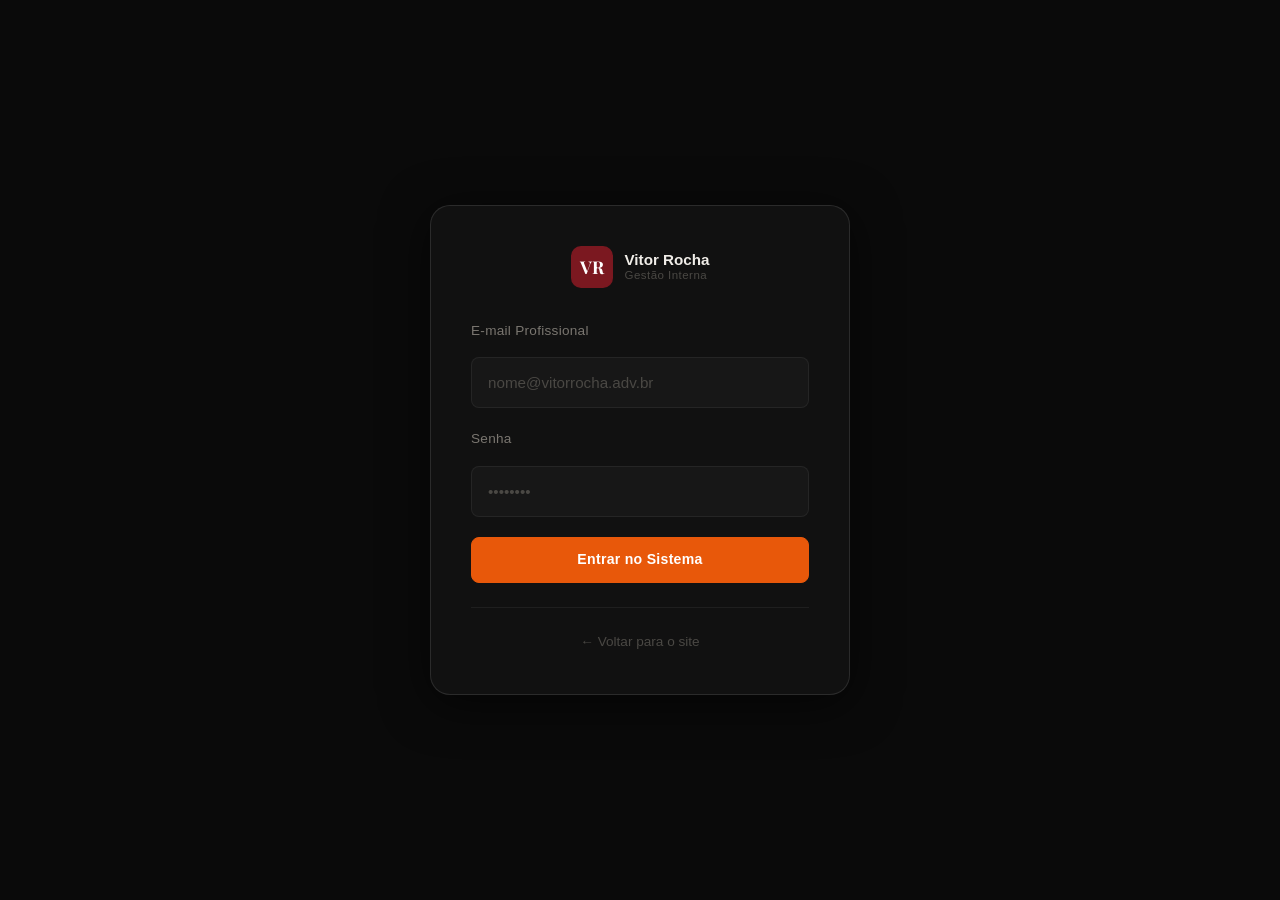
<file: login.html>
<!DOCTYPE html>
<html lang="pt-BR" data-theme="dark">
<head>
    <meta charset="UTF-8">
    <meta name="viewport" content="width=device-width, initial-scale=1.0">
    <title>Acesso Restrito | Vitor Rocha Advocacia</title>
    <link rel="preconnect" href="https://fonts.googleapis.com">
    <link rel="preconnect" href="https://fonts.gstatic.com" crossorigin>
    <link href="https://fonts.googleapis.com/css2?family=Inter:wght@400;500;600&family=Playfair+Display:wght@600;700&display=swap" rel="stylesheet">
    <link rel="stylesheet" href="css/style.css">
    <link rel="stylesheet" href="css/login-style.css">
</head>
<body class="login-page">
    <main class="login-container">
        <div class="login-card reveal-on-scroll is-visible">
            <header class="login-header">
                <a href="index.html" class="brand">
                    <span class="brand-monogram">VR</span>
                    <span class="brand-text">
                        <strong>Vitor Rocha</strong>
                        <small>Gestão Interna</small>
                    </span>
                </a>
            </header>

            <form id="login-form" class="login-form">
                <div class="form-group">
                    <label for="email">E-mail Profissional</label>
                    <input type="email" id="email" name="email" placeholder="nome@vitorrocha.adv.br" required>
                </div>

                <div class="form-group">
                    <label for="password">Senha</label>
                    <input type="password" id="password" name="password" placeholder="••••••••" required>
                </div>

                <div class="form-actions">
                    <button type="submit" class="btn btn-primary w-full">Entrar no Sistema</button>
                </div>
                
                <div class="form-footer">
                    <a href="index.html" class="back-link">← Voltar para o site</a>
                </div>
            </form>
        </div>
    </main>

    <script src="js/login-script.js"></script>
</body>
</html>
</file>
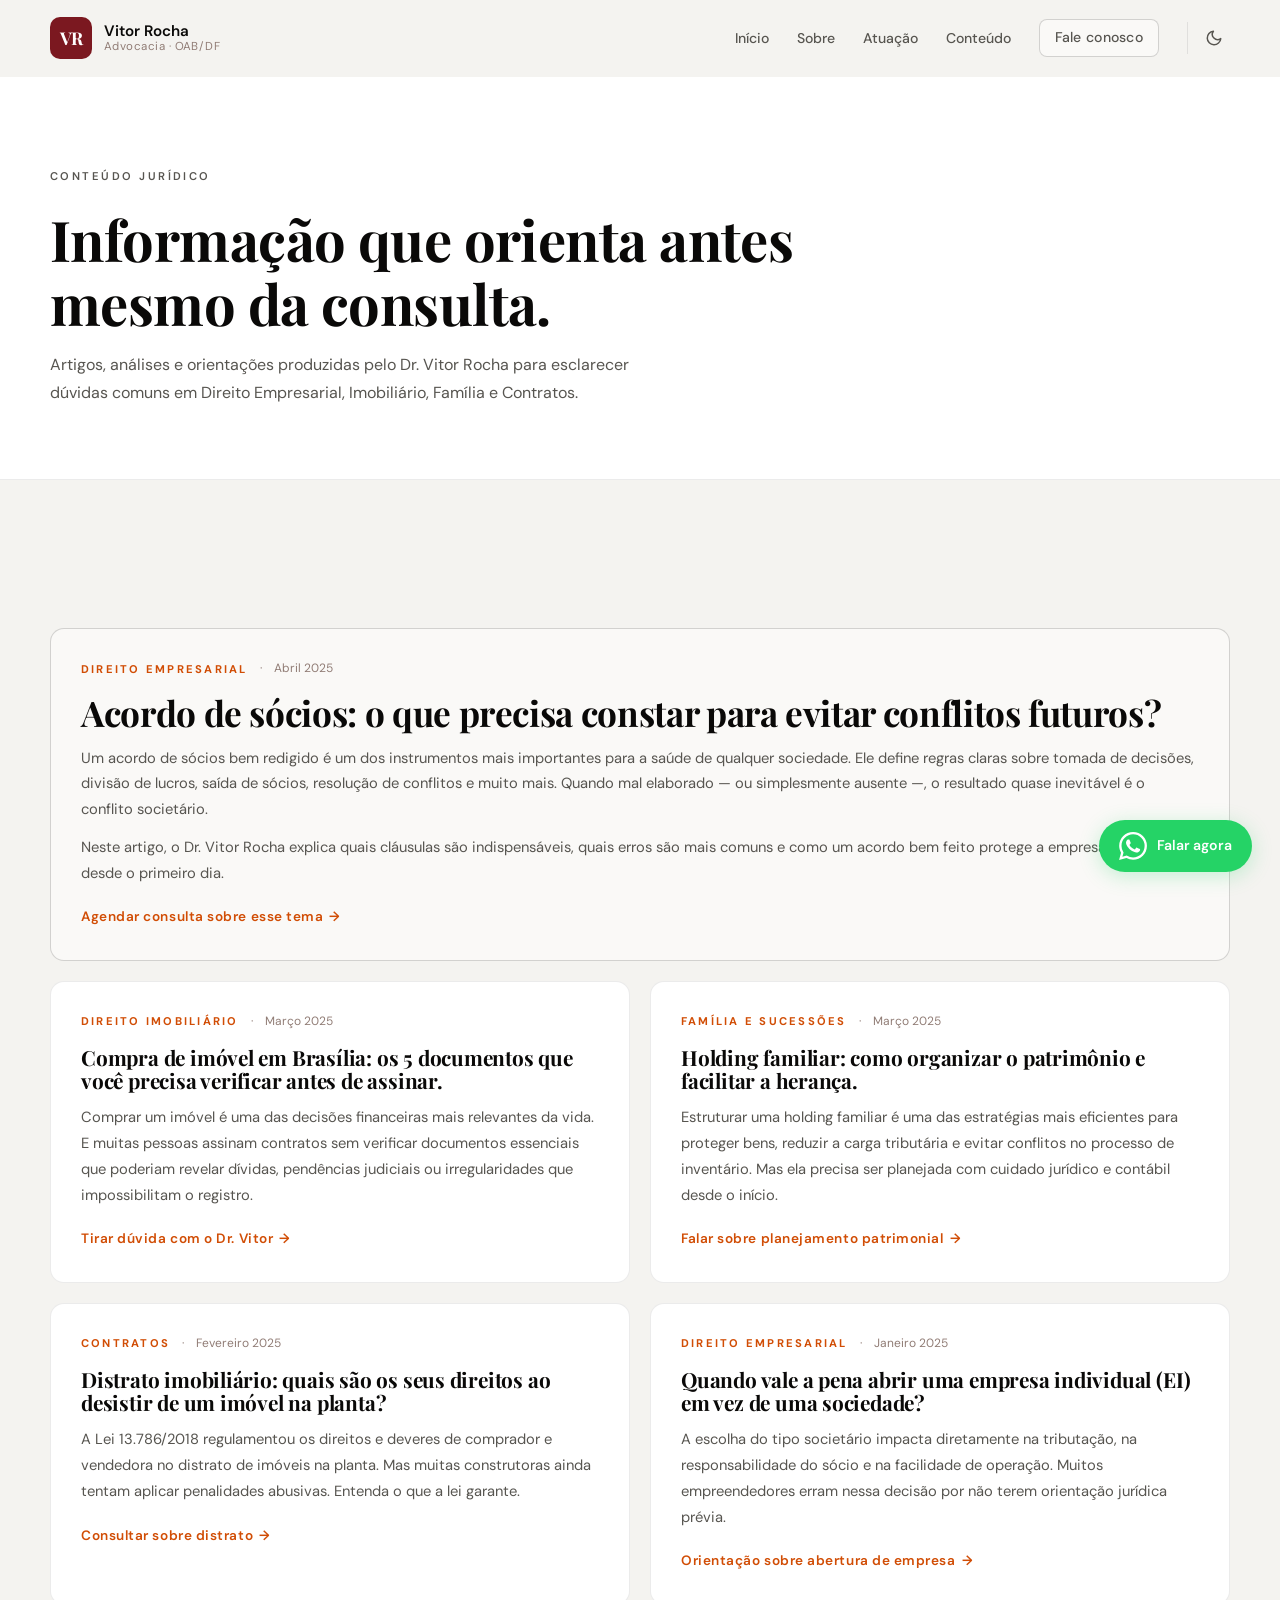
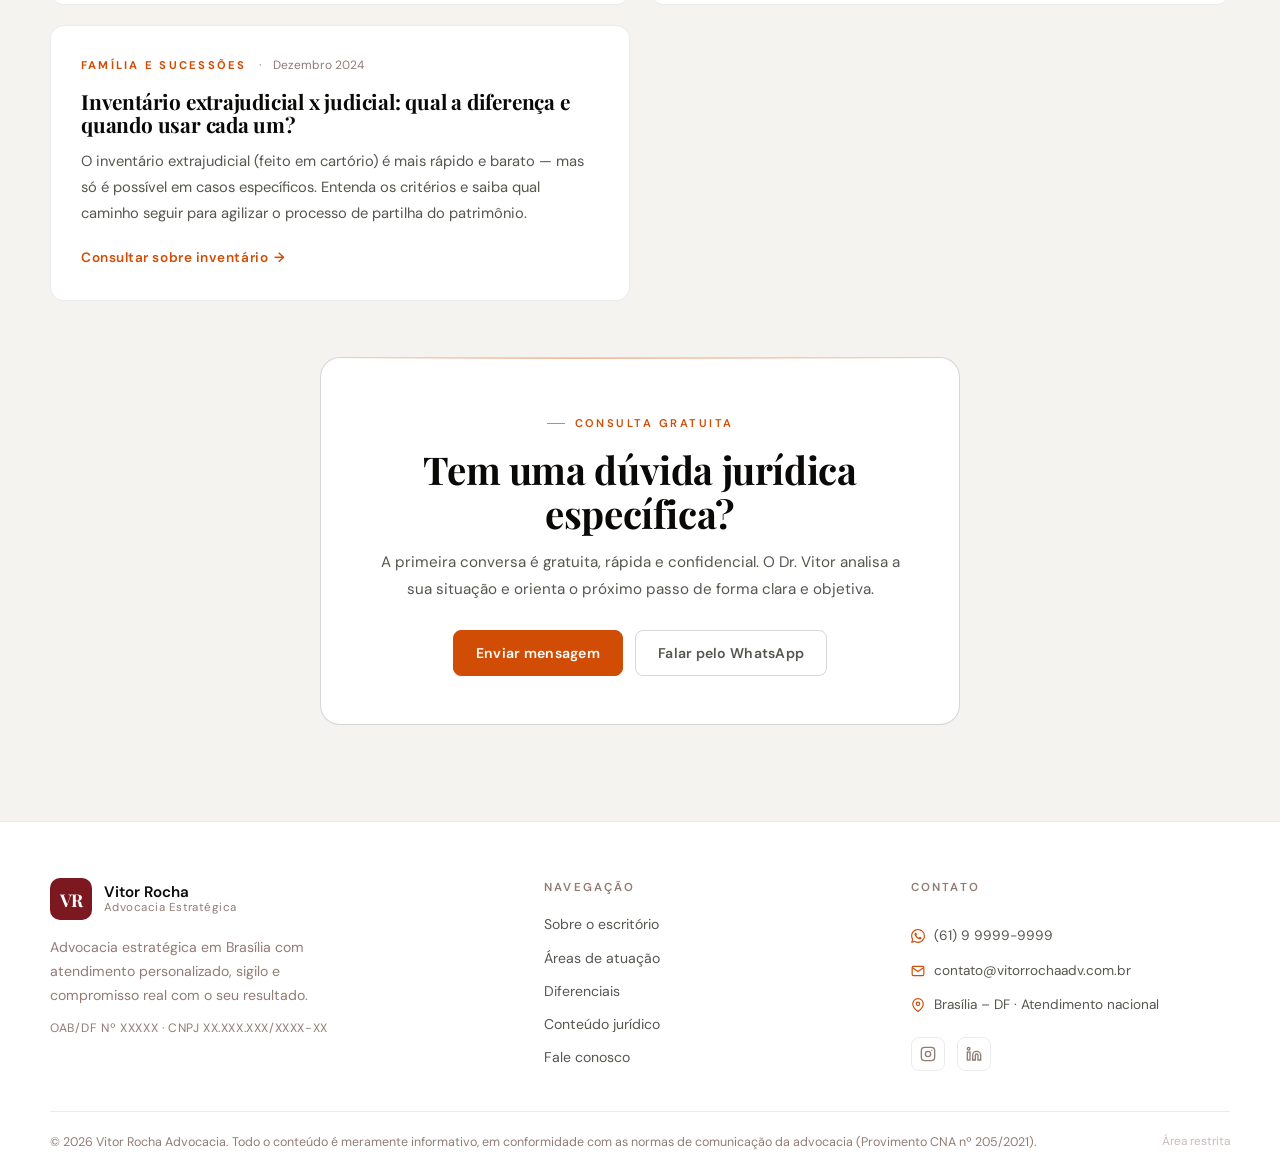
<file: noticias.html>
<!DOCTYPE html>
<html lang="pt-BR">
<head>
  <meta charset="UTF-8">
  <meta name="viewport" content="width=device-width, initial-scale=1.0">
  <title>Conteúdo Jurídico | Vitor Rocha Advocacia</title>
  <meta name="description" content="Artigos e análises jurídicas sobre Direito Empresarial, Imobiliário, Família e Contratos. Conteúdo produzido pelo Dr. Vitor Rocha para orientar pessoas e empresas.">
  <meta name="theme-color" content="#ffffff">
  <link rel="icon" href="data:image/svg+xml,<svg xmlns='http://www.w3.org/2000/svg' viewBox='0 0 100 100'><rect width='100' height='100' rx='16' fill='%237B1820'/><text y='.9em' font-size='60' x='50%' dominant-baseline='middle' text-anchor='middle' font-family='Georgia,serif' fill='%23ffffff'>VR</text></svg>">
  <link rel="preconnect" href="https://fonts.googleapis.com">
  <link rel="preconnect" href="https://fonts.gstatic.com" crossorigin>
  <link href="https://fonts.googleapis.com/css2?family=Playfair+Display:wght@500;600;700;800&family=DM+Sans:ital,wght@0,400;0,500;0,600;1,400&display=swap" rel="stylesheet">
  <link rel="stylesheet" href="css/style.css">
</head>
<body>
  <a class="skip-link" href="#conteudo">Pular para o conteúdo</a>

  <header class="site-header" id="main-header">
    <div class="container header-container">
      <a href="index.html#home" class="brand" aria-label="Vitor Rocha Advocacia">
        <span class="brand-monogram">VR</span>
        <span class="brand-text">
          <strong>Vitor Rocha</strong>
          <small>Advocacia · OAB/DF</small>
        </span>
      </a>
      <div class="header-actions">
        <button class="menu-toggle" id="menu-toggle" type="button" aria-label="Abrir menu" aria-expanded="false" aria-controls="nav-menu">
          <span></span><span></span><span></span>
        </button>
      </div>
      <nav class="site-nav" id="nav-menu" aria-label="Navegação principal">
        <ul>
          <li><a href="index.html#home">Início</a></li>
          <li><a href="index.html#sobre">Sobre</a></li>
          <li><a href="index.html#atuacao">Atuação</a></li>
          <li><a href="noticias.html" aria-current="page">Conteúdo</a></li>
          <li><a href="index.html#contato" class="btn btn-sm btn-accent">Fale conosco</a></li>
          <li class="theme-item">
            <button id="theme-toggle" class="theme-toggle-btn" aria-label="Alternar tema">
              <svg class="icon-sun" xmlns="http://www.w3.org/2000/svg" width="18" height="18" viewBox="0 0 24 24" fill="none" stroke="currentColor" stroke-width="2" stroke-linecap="round" stroke-linejoin="round"><circle cx="12" cy="12" r="5"/><line x1="12" y1="1" x2="12" y2="3"/><line x1="12" y1="21" x2="12" y2="23"/><line x1="4.22" y1="4.22" x2="5.64" y2="5.64"/><line x1="18.36" y1="18.36" x2="19.78" y2="19.78"/><line x1="1" y1="12" x2="3" y2="12"/><line x1="21" y1="12" x2="23" y2="12"/><line x1="4.22" y1="19.78" x2="5.64" y2="18.36"/><line x1="18.36" y1="5.64" x2="19.78" y2="4.22"/></svg>
              <svg class="icon-moon" xmlns="http://www.w3.org/2000/svg" width="18" height="18" viewBox="0 0 24 24" fill="none" stroke="currentColor" stroke-width="2" stroke-linecap="round" stroke-linejoin="round"><path d="M21 12.79A9 9 0 1 1 11.21 3 7 7 0 0 0 21 12.79z"/></svg>
            </button>
          </li>
        </ul>
      </nav>
    </div>
  </header>

  <main id="conteudo">

    <section class="news-page-hero">
      <div class="container reveal">
        <p class="eyebrow">Conteúdo jurídico</p>
        <h1>Informação que orienta antes mesmo da consulta.</h1>
        <p>Artigos, análises e orientações produzidas pelo Dr. Vitor Rocha para esclarecer dúvidas comuns em Direito Empresarial, Imobiliário, Família e Contratos.</p>
      </div>
    </section>

    <section class="section">
      <div class="container">

        <div class="articles-grid">

          <!-- Destaque -->
          <article class="article-card article-featured reveal">
            <div class="article-meta">
              <span class="article-cat">Direito Empresarial</span>
              <span class="article-sep">·</span>
              <span class="article-date">Abril 2025</span>
            </div>
            <h2>Acordo de sócios: o que precisa constar para evitar conflitos futuros?</h2>
            <p>Um acordo de sócios bem redigido é um dos instrumentos mais importantes para a saúde de qualquer sociedade. Ele define regras claras sobre tomada de decisões, divisão de lucros, saída de sócios, resolução de conflitos e muito mais. Quando mal elaborado — ou simplesmente ausente —, o resultado quase inevitável é o conflito societário.</p>
            <p style="margin-top:12px;">Neste artigo, o Dr. Vitor Rocha explica quais cláusulas são indispensáveis, quais erros são mais comuns e como um acordo bem feito protege a empresa e os sócios desde o primeiro dia.</p>
            <a href="index.html#contato" class="card-link">Agendar consulta sobre esse tema <span aria-hidden="true">→</span></a>
          </article>

          <!-- Artigo 2 -->
          <article class="article-card reveal">
            <div class="article-meta">
              <span class="article-cat">Direito Imobiliário</span>
              <span class="article-sep">·</span>
              <span class="article-date">Março 2025</span>
            </div>
            <h3>Compra de imóvel em Brasília: os 5 documentos que você precisa verificar antes de assinar.</h3>
            <p>Comprar um imóvel é uma das decisões financeiras mais relevantes da vida. E muitas pessoas assinam contratos sem verificar documentos essenciais que poderiam revelar dívidas, pendências judiciais ou irregularidades que impossibilitam o registro.</p>
            <a href="index.html#contato" class="card-link">Tirar dúvida com o Dr. Vitor <span aria-hidden="true">→</span></a>
          </article>

          <!-- Artigo 3 -->
          <article class="article-card reveal">
            <div class="article-meta">
              <span class="article-cat">Família e Sucessões</span>
              <span class="article-sep">·</span>
              <span class="article-date">Março 2025</span>
            </div>
            <h3>Holding familiar: como organizar o patrimônio e facilitar a herança.</h3>
            <p>Estruturar uma holding familiar é uma das estratégias mais eficientes para proteger bens, reduzir a carga tributária e evitar conflitos no processo de inventário. Mas ela precisa ser planejada com cuidado jurídico e contábil desde o início.</p>
            <a href="index.html#contato" class="card-link">Falar sobre planejamento patrimonial <span aria-hidden="true">→</span></a>
          </article>

          <!-- Artigo 4 -->
          <article class="article-card reveal">
            <div class="article-meta">
              <span class="article-cat">Contratos</span>
              <span class="article-sep">·</span>
              <span class="article-date">Fevereiro 2025</span>
            </div>
            <h3>Distrato imobiliário: quais são os seus direitos ao desistir de um imóvel na planta?</h3>
            <p>A Lei 13.786/2018 regulamentou os direitos e deveres de comprador e vendedora no distrato de imóveis na planta. Mas muitas construtoras ainda tentam aplicar penalidades abusivas. Entenda o que a lei garante.</p>
            <a href="index.html#contato" class="card-link">Consultar sobre distrato <span aria-hidden="true">→</span></a>
          </article>

          <!-- Artigo 5 -->
          <article class="article-card reveal">
            <div class="article-meta">
              <span class="article-cat">Direito Empresarial</span>
              <span class="article-sep">·</span>
              <span class="article-date">Janeiro 2025</span>
            </div>
            <h3>Quando vale a pena abrir uma empresa individual (EI) em vez de uma sociedade?</h3>
            <p>A escolha do tipo societário impacta diretamente na tributação, na responsabilidade do sócio e na facilidade de operação. Muitos empreendedores erram nessa decisão por não terem orientação jurídica prévia.</p>
            <a href="index.html#contato" class="card-link">Orientação sobre abertura de empresa <span aria-hidden="true">→</span></a>
          </article>

          <!-- Artigo 6 -->
          <article class="article-card reveal">
            <div class="article-meta">
              <span class="article-cat">Família e Sucessões</span>
              <span class="article-sep">·</span>
              <span class="article-date">Dezembro 2024</span>
            </div>
            <h3>Inventário extrajudicial x judicial: qual a diferença e quando usar cada um?</h3>
            <p>O inventário extrajudicial (feito em cartório) é mais rápido e barato — mas só é possível em casos específicos. Entenda os critérios e saiba qual caminho seguir para agilizar o processo de partilha do patrimônio.</p>
            <a href="index.html#contato" class="card-link">Consultar sobre inventário <span aria-hidden="true">→</span></a>
          </article>

        </div>

        <!-- CTA no final -->
        <div style="margin-top:56px;text-align:center;" class="reveal">
          <div style="background:var(--surface);border:1px solid var(--line-strong);border-radius:var(--radius-lg);padding:48px;max-width:640px;margin:0 auto;position:relative;overflow:hidden;">
            <div style="position:absolute;top:0;left:0;right:0;height:1px;background:linear-gradient(90deg,transparent,var(--accent) 40%,transparent);opacity:0.4;"></div>
            <p class="section-tag" style="justify-content:center;">Consulta gratuita</p>
            <h2 style="font-size:clamp(1.6rem,3vw,2.4rem);color:var(--text-light);margin-bottom:14px;">Tem uma dúvida jurídica específica?</h2>
            <p style="color:var(--text-soft);margin-bottom:28px;font-size:0.95rem;line-height:1.75;">A primeira conversa é gratuita, rápida e confidencial. O Dr. Vitor analisa a sua situação e orienta o próximo passo de forma clara e objetiva.</p>
            <div style="display:flex;gap:12px;justify-content:center;flex-wrap:wrap;">
              <a href="index.html#contato" class="btn btn-primary">Enviar mensagem</a>
              <a href="https://wa.me/5561999999999?text=Olá%2C%20li%20um%20artigo%20no%20site%20e%20gostaria%20de%20tirar%20uma%20dúvida." target="_blank" rel="noopener" class="btn btn-ghost">Falar pelo WhatsApp</a>
            </div>
          </div>
        </div>

      </div>
    </section>

  </main>

  <footer class="site-footer">
    <div class="container footer-top">
      <div class="footer-brand-col">
        <a href="index.html#home" class="brand">
          <span class="brand-monogram">VR</span>
          <span class="brand-text">
            <strong>Vitor Rocha</strong>
            <small>Advocacia Estratégica</small>
          </span>
        </a>
        <p class="footer-tagline">Advocacia estratégica em Brasília com atendimento personalizado, sigilo e compromisso real com o seu resultado.</p>
        <p class="footer-oab">OAB/DF Nº XXXXX · CNPJ XX.XXX.XXX/XXXX-XX</p>
      </div>
      <div class="footer-links-col">
        <p class="footer-col-title">Navegação</p>
        <nav aria-label="Links do rodapé">
          <a href="index.html#sobre">Sobre o escritório</a>
          <a href="index.html#atuacao">Áreas de atuação</a>
          <a href="index.html#diferenciais">Diferenciais</a>
          <a href="noticias.html">Conteúdo jurídico</a>
          <a href="index.html#contato">Fale conosco</a>
        </nav>
      </div>
      <div class="footer-contact-col">
        <p class="footer-col-title">Contato</p>
        <a href="https://wa.me/5561999999999" target="_blank" rel="noopener" class="footer-contact-item">
          <svg width="14" height="14" viewBox="0 0 24 24" fill="currentColor"><path d="M17.472 14.382c-.297-.149-1.758-.867-2.03-.967-.273-.099-.471-.148-.67.15-.197.297-.767.966-.94 1.164-.173.199-.347.223-.644.075-.297-.15-1.255-.463-2.39-1.475-.883-.788-1.48-1.761-1.653-2.059-.173-.297-.018-.458.13-.606.134-.133.298-.347.446-.52.149-.174.198-.298.298-.497.099-.198.05-.371-.025-.52-.075-.149-.669-1.612-.916-2.207-.242-.579-.487-.5-.669-.51-.173-.008-.371-.01-.57-.01-.198 0-.52.074-.792.372-.272.297-1.04 1.016-1.04 2.479 0 1.462 1.065 2.875 1.213 3.074.149.198 2.096 3.2 5.077 4.487.709.306 1.262.489 1.694.625.712.227 1.36.195 1.871.118.571-.085 1.758-.719 2.006-1.413.248-.694.248-1.289.173-1.413-.074-.124-.272-.198-.57-.347m-5.421 7.403h-.004a9.87 9.87 0 01-5.031-1.378l-.361-.214-3.741.982.998-3.648-.235-.374a9.86 9.86 0 01-1.51-5.26c.001-5.45 4.436-9.884 9.888-9.884 2.64 0 5.122 1.03 6.988 2.898a9.825 9.825 0 012.893 6.994c-.003 5.45-4.437 9.884-9.885 9.884m8.413-18.297A11.815 11.815 0 0012.05 0C5.495 0 .16 5.335.157 11.892c0 2.096.547 4.142 1.588 5.945L.057 24l6.305-1.654a11.882 11.882 0 005.683 1.448h.005c6.554 0 11.89-5.335 11.893-11.893a11.821 11.821 0 00-3.48-8.413z"/></svg>
          (61) 9 9999-9999
        </a>
        <a href="mailto:contato@vitorrochaadv.com.br" class="footer-contact-item">
          <svg width="14" height="14" viewBox="0 0 24 24" fill="none" stroke="currentColor" stroke-width="2"><path d="M4 4h16c1.1 0 2 .9 2 2v12c0 1.1-.9 2-2 2H4c-1.1 0-2-.9-2-2V6c0-1.1.9-2 2-2z"/><polyline points="22,6 12,13 2,6"/></svg>
          contato@vitorrochaadv.com.br
        </a>
        <span class="footer-contact-item">
          <svg width="14" height="14" viewBox="0 0 24 24" fill="none" stroke="currentColor" stroke-width="2"><path d="M21 10c0 7-9 13-9 13s-9-6-9-13a9 9 0 0118 0z"/><circle cx="12" cy="10" r="3"/></svg>
          Brasília – DF · Atendimento nacional
        </span>
        <div class="footer-socials">
          <a href="https://www.instagram.com/vitorrochaadv" target="_blank" rel="noopener" aria-label="Instagram">
            <svg width="16" height="16" viewBox="0 0 24 24" fill="none" stroke="currentColor" stroke-width="2"><rect x="2" y="2" width="20" height="20" rx="5"/><circle cx="12" cy="12" r="4"/><circle cx="17.5" cy="6.5" r="1" fill="currentColor" stroke="none"/></svg>
          </a>
          <a href="https://www.linkedin.com/in/vitorrocha" target="_blank" rel="noopener" aria-label="LinkedIn">
            <svg width="16" height="16" viewBox="0 0 24 24" fill="none" stroke="currentColor" stroke-width="2"><path d="M16 8a6 6 0 016 6v7h-4v-7a2 2 0 00-2-2 2 2 0 00-2 2v7h-4v-7a6 6 0 016-6z"/><rect x="2" y="9" width="4" height="12"/><circle cx="4" cy="4" r="2"/></svg>
          </a>
        </div>
      </div>
    </div>
    <div class="container footer-bottom">
      <p>© <span id="current-year"></span> Vitor Rocha Advocacia. Todo o conteúdo é meramente informativo, em conformidade com as normas de comunicação da advocacia (Provimento CNA nº 205/2021).</p>
      <a href="login.html" class="footer-admin-link">Área restrita</a>
    </div>
  </footer>

  <!-- WhatsApp float -->
  <a href="https://wa.me/5561999999999?text=Olá%2C%20gostaria%20de%20agendar%20uma%20consulta." 
     target="_blank" rel="noopener"
     class="whatsapp-float" aria-label="Falar pelo WhatsApp">
    <svg width="28" height="28" viewBox="0 0 24 24" fill="currentColor"><path d="M17.472 14.382c-.297-.149-1.758-.867-2.03-.967-.273-.099-.471-.148-.67.15-.197.297-.767.966-.94 1.164-.173.199-.347.223-.644.075-.297-.15-1.255-.463-2.39-1.475-.883-.788-1.48-1.761-1.653-2.059-.173-.297-.018-.458.13-.606.134-.133.298-.347.446-.52.149-.174.198-.298.298-.497.099-.198.05-.371-.025-.52-.075-.149-.669-1.612-.916-2.207-.242-.579-.487-.5-.669-.51-.173-.008-.371-.01-.57-.01-.198 0-.52.074-.792.372-.272.297-1.04 1.016-1.04 2.479 0 1.462 1.065 2.875 1.213 3.074.149.198 2.096 3.2 5.077 4.487.709.306 1.262.489 1.694.625.712.227 1.36.195 1.871.118.571-.085 1.758-.719 2.006-1.413.248-.694.248-1.289.173-1.413-.074-.124-.272-.198-.57-.347m-5.421 7.403h-.004a9.87 9.87 0 01-5.031-1.378l-.361-.214-3.741.982.998-3.648-.235-.374a9.86 9.86 0 01-1.51-5.26c.001-5.45 4.436-9.884 9.888-9.884 2.64 0 5.122 1.03 6.988 2.898a9.825 9.825 0 012.893 6.994c-.003 5.45-4.437 9.884-9.885 9.884m8.413-18.297A11.815 11.815 0 0012.05 0C5.495 0 .16 5.335.157 11.892c0 2.096.547 4.142 1.588 5.945L.057 24l6.305-1.654a11.882 11.882 0 005.683 1.448h.005c6.554 0 11.89-5.335 11.893-11.893a11.821 11.821 0 00-3.48-8.413z"/></svg>
    <span>Falar agora</span>
  </a>

  <script src="js/script.js"></script>
</body>
</html>
</file>
<file: css/style.css>
/* ============================================================
   Vitor Rocha Advocacia — Design System v3
   Tipografia: Playfair Display (headings) + DM Sans (body)
   Paleta: Fosco escuro · Laranja acento · Vinho VR monograma
   ============================================================ */

:root {
  --bg:           #0a0a0a;
  --surface:      #111111;
  --surface-2:    #171717;
  --surface-3:    #1e1e1e;

  --text:         #e8e6e1;
  --text-soft:    #7a7670;
  --text-muted:   #4a4844;
  --text-light:   #f0ede8;

  --line:         rgba(255,255,255,0.06);
  --line-strong:  rgba(255,255,255,0.11);

  --accent:       #e8580a;
  --accent-h:     #c94d09;
  --accent-dim:   rgba(232,88,10,0.10);

  --wine:         #7B1820;
  --wine-h:       #6a141b;

  --green:        #22c55e;

  --radius-sm:    8px;
  --radius-md:    14px;
  --radius-lg:    20px;
  --container:    1180px;
  --hh:           76px;

  --font-body:    'DM Sans', sans-serif;
  --font-head:    'Playfair Display', serif;

  --shadow:       0 4px 24px rgba(0,0,0,0.5);
  --shadow-lg:    0 8px 48px rgba(0,0,0,0.6);
}

/* ── Reset ── */
*, *::before, *::after { margin:0; padding:0; box-sizing:border-box; }
html { scroll-behavior: smooth; font-size: 16px; }
body {
  font-family: var(--font-body);
  background: var(--bg);
  color: var(--text);
  line-height: 1.65;
  -webkit-font-smoothing: antialiased;
}
body.menu-open { overflow: hidden; }
a { color: inherit; text-decoration: none; }
img { display: block; max-width: 100%; }
button, input, textarea, select { font: inherit; }
ul { list-style: none; }
h1,h2,h3,h4 {
  font-family: var(--font-head);
  line-height: 1.15;
  letter-spacing: -0.01em;
  font-weight: 700;
}
:focus-visible { outline: 2px solid rgba(232,88,10,0.5); outline-offset: 3px; }

/* ── Layout ── */
.container { width: min(100% - 32px, var(--container)); margin: 0 auto; }
.section { padding: 96px 0; }
.section-tinted { background: var(--surface); }
.section-dark   { background: var(--surface-2); }

.section-heading { max-width: 720px; margin: 0 auto 52px; text-align: center; }

.section-tag {
  display: inline-flex;
  align-items: center;
  gap: 10px;
  font-size: 0.7rem;
  font-weight: 600;
  letter-spacing: 0.22em;
  text-transform: uppercase;
  color: var(--accent);
  margin-bottom: 14px;
  font-family: var(--font-body);
}
.section-tag::before {
  content: '';
  display: inline-block;
  width: 18px; height: 1px;
  background: var(--accent);
  opacity: 0.7;
}
.section-tag-light { color: #d46b3a; }
.section-title {
  font-size: clamp(2rem, 4.5vw, 3.2rem);
  color: var(--text-light);
  margin-bottom: 16px;
}
.section-subtitle { font-size: 1rem; color: var(--text-soft); line-height: 1.75; }
.text-left  { text-align: left; }
.text-light { color: var(--text-light); }
.text-soft  { color: var(--text-muted); }

.skip-link {
  position: absolute; left: 16px; top: -60px;
  background: var(--surface-3); color: var(--text-light);
  padding: 12px 16px; border-radius: 10px; z-index: 2000;
}
.skip-link:focus { top: 16px; }

/* ── Header ── */
.site-header {
  position: sticky; top: 0; z-index: 1000;
  background: rgba(10,10,10,0.88);
  backdrop-filter: blur(20px) saturate(0.5);
  border-bottom: 1px solid transparent;
  transition: border-color 0.3s, background 0.3s;
}
.site-header.scrolled {
  border-color: var(--line);
  background: rgba(10,10,10,0.97);
}
.header-container {
  min-height: var(--hh);
  display: flex; align-items: center; justify-content: space-between; gap: 24px;
}

/* Brand */
.brand {
  display: inline-flex; align-items: center; gap: 12px; min-width: 0;
}
.brand-monogram {
  width: 42px; height: 42px;
  display: grid; place-items: center;
  border-radius: 10px;
  background: var(--wine);
  border: 1px solid rgba(123,24,32,0.5);
  color: #fff;
  font-family: var(--font-head);
  font-size: 1.1rem; font-weight: 700;
  letter-spacing: -0.03em;
}
.brand-text { display: flex; flex-direction: column; line-height: 1.2; }
.brand-text strong { font-size: 0.95rem; color: var(--text-light); font-weight: 600; font-family: var(--font-body); }
.brand-text small  { color: var(--text-muted); font-size: 0.72rem; letter-spacing: 0.04em; }

/* Nav */
.site-nav ul { display: flex; align-items: center; gap: 28px; }
.site-nav a { color: var(--text-soft); font-size: 0.88rem; font-weight: 500; transition: color 0.2s; }
.site-nav a:hover { color: var(--text-light); }

.header-actions { display: flex; align-items: center; gap: 10px; }
.theme-toggle-btn {
  display: flex; align-items: center; justify-content: center;
  width: 32px; height: 32px;
  background: transparent; border: none;
  color: var(--text-soft); cursor: pointer;
  transition: color 0.2s;
}
.theme-toggle-btn:hover { color: var(--text-light); }
.theme-item { display: flex; align-items: center; padding-left: 10px; border-left: 1px solid var(--line); }

.menu-toggle {
  display: none;
  width: 42px; height: 42px;
  border: 1px solid var(--line-strong);
  border-radius: var(--radius-sm);
  background: var(--surface-2);
  align-items: center; justify-content: center;
  flex-direction: column; gap: 5px; cursor: pointer;
}
.menu-toggle span {
  width: 18px; height: 1.5px;
  background: var(--text-soft);
  transition: transform 0.25s, opacity 0.25s;
}
.menu-toggle.is-active span:nth-child(1) { transform: translateY(6.5px) rotate(45deg); }
.menu-toggle.is-active span:nth-child(2) { opacity: 0; }
.menu-toggle.is-active span:nth-child(3) { transform: translateY(-6.5px) rotate(-45deg); }

/* ── Buttons ── */
.btn {
  display: inline-flex; align-items: center; justify-content: center;
  min-height: 46px; padding: 0 22px;
  border-radius: var(--radius-sm);
  border: 1px solid transparent;
  font-size: 0.88rem; font-weight: 600;
  letter-spacing: 0.02em;
  transition: background 0.2s, color 0.2s, border-color 0.2s, transform 0.15s;
  cursor: pointer; gap: 8px;
}
.btn:hover { transform: translateY(-1px); }
.btn-sm { min-height: 38px; padding: 0 15px; font-size: 0.82rem; }

.btn-primary { background: var(--accent); color: #fff; border-color: var(--accent); }
.btn-primary:hover { background: var(--accent-h); border-color: var(--accent-h); }

.btn-ghost { background: transparent; border-color: var(--line-strong); color: var(--text-soft); }
.btn-ghost:hover { border-color: rgba(255,255,255,0.2); color: var(--text-light); }

.btn-accent { background: var(--surface-2); border-color: var(--line-strong); color: var(--text-light); }
.btn-accent:hover { background: var(--accent); border-color: var(--accent); color: #fff; }

.btn-whatsapp-card {
  width: 100%; justify-content: center; gap: 10px;
  background: #25D366; border-color: #25D366; color: #fff;
  margin-top: 20px; min-height: 48px;
  font-size: 0.9rem;
}
.btn-whatsapp-card:hover { background: #1ebe5d; border-color: #1ebe5d; }
.btn-submit { width: 100%; min-height: 50px; font-size: 0.95rem; position: relative; }
.btn-submit .btn-loading { display: none; }
.btn-submit.loading .btn-text { display: none; }
.btn-submit.loading .btn-loading { display: inline; }
.btn-submit.loading { opacity: 0.7; cursor: not-allowed; pointer-events: none; }

/* ── Hero ── */
.hero {
  position: relative; overflow: hidden;
  background: var(--bg); color: var(--text-light);
  padding: 100px 0 90px;
  border-bottom: 1px solid var(--line);
}
.hero::before {
  content: '';
  position: absolute; inset: 0;
  background-image:
    radial-gradient(ellipse 55% 45% at 4% 50%, rgba(232,88,10,0.06) 0%, transparent 60%),
    radial-gradient(ellipse 30% 60% at 96% 10%, rgba(255,255,255,0.015) 0%, transparent 50%);
  pointer-events: none;
}
.hero-grain {
  position: absolute; inset: 0;
  background-image: radial-gradient(rgba(255,255,255,0.022) 1px, transparent 1px);
  background-size: 28px 28px;
  pointer-events: none;
}
.hero-grid {
  position: relative;
  display: grid;
  grid-template-columns: minmax(0,1.25fr) minmax(300px,400px);
  gap: 52px; align-items: center;
}
.eyebrow {
  color: var(--accent);
  text-transform: uppercase;
  letter-spacing: 0.22em;
  font-size: 0.7rem; font-weight: 600;
  margin-bottom: 20px;
  font-family: var(--font-body);
}
.hero h1 {
  font-size: clamp(2.6rem, 5.5vw, 4.8rem);
  max-width: 680px; margin-bottom: 22px;
  color: var(--text-light);
}
.hero-text { max-width: 560px; color: var(--text-soft); font-size: 1rem; line-height: 1.8; }
.hero-actions { display: flex; flex-wrap: wrap; gap: 12px; margin-top: 32px; }
.hero-stats {
  display: flex; align-items: center; gap: 0;
  margin-top: 44px;
  padding: 20px 0;
  border-top: 1px solid var(--line);
}
.stat-item { flex: 1; }
.stat-num {
  display: block;
  font-family: var(--font-head);
  font-size: clamp(1.6rem, 3vw, 2.2rem);
  font-weight: 700; color: var(--accent);
  line-height: 1;
}
.stat-label { display: block; font-size: 0.78rem; color: var(--text-muted); margin-top: 4px; }
.stat-divider { width: 1px; height: 40px; background: var(--line); margin: 0 24px; flex-shrink: 0; }

/* Hero Card */
.hero-card {
  background: var(--surface);
  border: 1px solid var(--line-strong);
  border-radius: var(--radius-lg);
  padding: 30px;
  box-shadow: var(--shadow-lg);
}
.hero-card-badge {
  display: inline-flex; align-items: center; gap: 7px;
  font-size: 0.72rem; font-weight: 600;
  color: var(--green);
  background: rgba(34,197,94,0.1);
  border: 1px solid rgba(34,197,94,0.2);
  padding: 5px 10px; border-radius: 20px;
  margin-bottom: 18px;
}
.hero-card h2 {
  font-size: clamp(1.6rem, 3vw, 2rem);
  color: var(--text-light); margin-bottom: 4px;
}
.hero-card-sub { color: var(--text-muted); font-size: 0.82rem; margin-bottom: 0; }
.hero-card-divider { height: 1px; background: var(--line); margin: 20px 0; }
.hero-card-list { display: flex; flex-direction: column; gap: 10px; }
.hero-card-list li {
  display: flex; align-items: flex-start; gap: 10px;
  font-size: 0.88rem; color: var(--text-soft);
  line-height: 1.5;
}
.list-dot {
  width: 5px; height: 5px;
  background: var(--accent); border-radius: 50%;
  flex-shrink: 0; margin-top: 6px;
}

/* ── Trust bar ── */
.trust-bar {
  background: var(--surface);
  border-bottom: 1px solid var(--line);
  border-top: 1px solid var(--line);
}
.trust-grid {
  min-height: 64px;
  display: grid; grid-template-columns: repeat(4,1fr);
  align-items: center; gap: 16px;
}
.trust-item {
  display: flex; align-items: center; gap: 8px;
  color: var(--text-muted);
  font-size: 0.72rem; font-weight: 600;
  letter-spacing: 0.1em; text-transform: uppercase;
  justify-content: center;
  padding: 16px 0;
  transition: color 0.2s;
}
.trust-item svg { color: var(--accent); flex-shrink: 0; }
.trust-item:hover { color: var(--text-soft); }

/* ── Sobre ── */
.about-grid {
  display: grid;
  grid-template-columns: 340px minmax(0,1fr);
  gap: 64px; align-items: start;
}
.about-visual { display: flex; flex-direction: column; gap: 16px; }
.about-photo-card {
  border-radius: var(--radius-lg);
  border: 1px solid var(--line-strong);
  overflow: hidden;
  background: var(--surface-2);
}
.photo-placeholder {
  height: 300px;
  display: flex; flex-direction: column;
  align-items: center; justify-content: center;
  gap: 12px;
  background: linear-gradient(135deg, var(--surface-2), var(--surface-3));
}
.photo-monogram {
  font-family: var(--font-head);
  font-size: 5rem; font-weight: 700;
  color: var(--accent); opacity: 0.3;
  line-height: 1;
}
.photo-hint {
  font-size: 0.78rem; color: var(--text-muted);
  letter-spacing: 0.1em; text-transform: uppercase;
}
.photo-credential {
  display: flex; align-items: center; gap: 7px;
  padding: 12px 16px;
  font-size: 0.78rem; font-weight: 600;
  color: var(--green);
  border-top: 1px solid var(--line);
}
.photo-credential svg { color: var(--green); }
.about-quote {
  background: var(--surface-2);
  border: 1px solid var(--line);
  border-radius: var(--radius-md);
  padding: 20px;
}
.about-quote p {
  font-family: var(--font-head);
  font-size: 1.05rem;
  color: var(--text-soft);
  font-style: italic;
  line-height: 1.6;
  margin-bottom: 10px;
}
.about-quote cite { font-size: 0.78rem; color: var(--text-muted); font-style: normal; }

.about-content .section-title { margin-bottom: 20px; }
.about-content p {
  color: var(--text-soft); font-size: 0.97rem;
  line-height: 1.8; margin-bottom: 16px;
}
.about-badges { display: flex; flex-direction: column; gap: 10px; margin: 24px 0; }
.about-badge-item {
  display: flex; align-items: center; gap: 10px;
  font-size: 0.85rem; color: var(--text-soft);
  padding: 10px 14px;
  border: 1px solid var(--line);
  border-radius: var(--radius-sm);
  background: var(--surface);
  transition: border-color 0.2s;
}
.about-badge-item svg { color: var(--accent); flex-shrink: 0; }
.about-badge-item:hover { border-color: var(--line-strong); }
.about-actions { display: flex; gap: 12px; flex-wrap: wrap; margin-top: 28px; }

/* ── Áreas de Atuação ── */
.cards-grid {
  display: grid;
  grid-template-columns: repeat(2, 1fr);
  gap: 20px;
}
.area-card {
  background: var(--bg);
  border: 1px solid var(--line);
  border-radius: var(--radius-md);
  padding: 28px;
  transition: border-color 0.25s, background 0.25s, transform 0.25s;
  position: relative;
}
.area-card:hover {
  border-color: rgba(232,88,10,0.3);
  background: var(--surface);
  transform: translateY(-3px);
}
.area-icon {
  width: 44px; height: 44px;
  display: grid; place-items: center;
  border-radius: 10px;
  background: var(--accent-dim);
  border: 1px solid rgba(232,88,10,0.15);
  color: var(--accent);
  margin-bottom: 16px;
}
.area-num {
  display: block;
  font-size: 0.68rem; font-weight: 700;
  color: var(--accent); letter-spacing: 0.2em;
  margin-bottom: 8px; font-family: var(--font-body);
}
.area-card h3 { font-size: 1.4rem; color: var(--text-light); margin-bottom: 12px; }
.area-card p  { color: var(--text-soft); font-size: 0.92rem; line-height: 1.7; margin-bottom: 18px; }
.area-tags { display: flex; gap: 6px; flex-wrap: wrap; }
.area-tags span {
  font-size: 0.68rem; font-weight: 600;
  padding: 4px 10px; border-radius: 20px;
  border: 1px solid var(--line-strong);
  color: var(--text-muted);
  letter-spacing: 0.08em;
  font-family: var(--font-body);
}

/* ── Diferenciais — layout lista numerada ── */
.diff-header {
  display: grid;
  grid-template-columns: 1fr 1fr;
  gap: 32px;
  align-items: end;
  margin-bottom: 56px;
  padding-bottom: 40px;
  border-bottom: 1px solid var(--line-strong);
}
.diff-header-text .section-tag { margin-bottom: 14px; }
.diff-header-text .section-title { margin-bottom: 0; }
.diff-header-sub {
  font-size: 1rem;
  color: var(--text-soft);
  line-height: 1.8;
  align-self: end;
}

.diff-list { display: flex; flex-direction: column; }

.diff-row {
  display: grid;
  grid-template-columns: 120px 1fr;
  padding: 32px 0;
  border-bottom: 1px solid var(--line);
  transition: padding 0.2s;
}
.diff-row:last-child { border-bottom: none; }
.diff-row:hover { padding-left: 8px; }

.diff-row-left {
  display: flex;
  flex-direction: column;
  gap: 14px;
  padding-top: 4px;
}
.diff-num {
  font-family: var(--font-head);
  font-size: 3.2rem;
  font-weight: 700;
  line-height: 1;
  color: transparent;
  -webkit-text-stroke: 1px rgba(232,88,10,0.25);
  letter-spacing: -0.02em;
}
.diff-row-icon {
  width: 36px; height: 36px;
  display: grid; place-items: center;
  border-radius: 8px;
  background: var(--accent-dim);
  border: 1px solid rgba(232,88,10,0.12);
  color: var(--accent);
}

.diff-row-content {
  padding: 4px 0 4px 40px;
  border-left: 1px solid var(--line);
}
.diff-row-content h3 {
  font-size: 1.4rem;
  color: var(--text-light);
  margin-bottom: 10px;
  font-weight: 600;
}
.diff-row-content p {
  font-size: 0.93rem;
  color: var(--text-soft);
  line-height: 1.8;
  max-width: 640px;
}

/* ── News preview ── */
.news-preview-grid {
  display: grid;
  grid-template-columns: 1.4fr 1fr 1fr;
  gap: 16px;
}
.news-prev-card {
  background: var(--surface);
  border: 1px solid var(--line);
  border-radius: var(--radius-md);
  padding: 28px;
  transition: border-color 0.2s, background 0.2s;
}
.news-prev-card:hover { border-color: var(--line-strong); background: var(--surface-2); }
.news-prev-featured { background: var(--surface-2); border-color: var(--line-strong); }
.news-cat {
  display: inline-block;
  font-size: 0.68rem; font-weight: 700;
  letter-spacing: 0.18em; text-transform: uppercase;
  color: var(--accent); margin-bottom: 14px;
  font-family: var(--font-body);
}
.news-prev-card h3 { font-size: 1.25rem; color: var(--text-light); margin-bottom: 12px; line-height: 1.3; }
.news-prev-card p  { font-size: 0.88rem; color: var(--text-soft); line-height: 1.7; }
.card-link {
  display: inline-flex; align-items: center; gap: 6px;
  margin-top: 20px;
  color: var(--accent); font-weight: 600;
  font-size: 0.85rem; letter-spacing: 0.04em;
  transition: color 0.2s, gap 0.2s;
  font-family: var(--font-body);
}
.card-link:hover { color: var(--accent-h); gap: 10px; }
.section-cta { margin-top: 36px; text-align: center; }

/* ── Contato ── */
.contact-layout {
  display: grid;
  grid-template-columns: minmax(0,1fr) minmax(0,1fr);
  gap: 64px; align-items: start;
}
.contact-info .section-title { margin-bottom: 18px; }

.contact-channels { display: flex; flex-direction: column; gap: 10px; }
.channel-item {
  display: flex; align-items: center; gap: 14px;
  padding: 14px 18px;
  border-radius: var(--radius-md);
  border: 1px solid var(--line);
  background: var(--surface);
  transition: border-color 0.2s, background 0.2s;
  cursor: default;
}
a.channel-item { cursor: pointer; }
a.channel-item:hover { border-color: var(--line-strong); background: var(--surface-2); }
.channel-whatsapp svg { color: #25D366; }
.channel-email svg { color: var(--accent); }
.channel-address svg { color: var(--text-muted); }
.channel-item > div { display: flex; flex-direction: column; gap: 2px; }
.channel-item strong { font-size: 0.9rem; font-weight: 600; color: var(--text-light); }
.channel-item span  { font-size: 0.78rem; color: var(--text-muted); }

/* Form */
.contact-form-wrap {
  background: var(--surface);
  border: 1px solid var(--line-strong);
  border-radius: var(--radius-lg);
  padding: 36px;
}
.form-title { font-size: 1.5rem; color: var(--text-light); margin-bottom: 4px; }
.form-subtitle { font-size: 0.88rem; color: var(--text-muted); margin-bottom: 28px; }
.form-group { display: flex; flex-direction: column; gap: 7px; margin-bottom: 18px; }
.form-group label {
  font-size: 0.82rem; font-weight: 600;
  color: var(--text-soft); letter-spacing: 0.02em;
}
.required { color: var(--accent); }
.form-group input,
.form-group select,
.form-group textarea {
  background: var(--surface-2);
  border: 1px solid var(--line-strong);
  border-radius: var(--radius-sm);
  padding: 12px 14px;
  color: var(--text-light); font-size: 0.92rem;
  transition: border-color 0.2s, box-shadow 0.2s;
  width: 100%;
}
.form-group input::placeholder,
.form-group textarea::placeholder { color: var(--text-muted); }
.form-group input:focus,
.form-group select:focus,
.form-group textarea:focus {
  outline: none;
  border-color: var(--accent);
  box-shadow: 0 0 0 3px rgba(232,88,10,0.08);
}
.form-group select { appearance: none; cursor: pointer; }
.form-group textarea { resize: vertical; min-height: 100px; }
.form-group.has-error input,
.form-group.has-error textarea { border-color: #ef4444; }
.field-error {
  font-size: 0.78rem; color: #ef4444; display: none;
}
.form-group.has-error .field-error { display: block; }
.form-privacy {
  display: flex; align-items: center; gap: 7px;
  font-size: 0.76rem; color: var(--text-muted);
  margin-bottom: 18px; line-height: 1.5;
}
.form-privacy svg { color: var(--text-muted); flex-shrink: 0; }
.form-success {
  display: none;
  align-items: flex-start; gap: 14px;
  background: rgba(34,197,94,0.08);
  border: 1px solid rgba(34,197,94,0.2);
  border-radius: var(--radius-md);
  padding: 18px;
  margin-top: 14px;
}
.form-success.visible { display: flex; }
.form-success svg { color: var(--green); flex-shrink: 0; margin-top: 2px; }
.form-success strong { display: block; font-size: 0.92rem; color: var(--text-light); margin-bottom: 4px; }
.form-success p { font-size: 0.82rem; color: var(--text-soft); }

/* ── Footer ── */
.site-footer {
  background: var(--surface);
  border-top: 1px solid var(--line);
  padding: 56px 0 24px;
}
.footer-top {
  display: grid;
  grid-template-columns: 1.4fr 1fr 1fr;
  gap: 48px;
  padding-bottom: 40px;
  border-bottom: 1px solid var(--line);
}
.footer-tagline {
  font-size: 0.88rem; color: var(--text-muted);
  line-height: 1.7; margin-top: 16px; margin-bottom: 10px;
  max-width: 320px;
}
.footer-oab { font-size: 0.76rem; color: var(--text-muted); letter-spacing: 0.05em; }
.footer-col-title {
  font-size: 0.72rem; font-weight: 600;
  letter-spacing: 0.18em; text-transform: uppercase;
  color: var(--text-muted); margin-bottom: 16px;
  font-family: var(--font-body);
}
.footer-links-col nav { display: flex; flex-direction: column; gap: 10px; }
.footer-links-col a { font-size: 0.88rem; color: var(--text-soft); transition: color 0.2s; }
.footer-links-col a:hover { color: var(--text-light); }
.footer-contact-col { display: flex; flex-direction: column; gap: 12px; }
.footer-contact-item {
  display: flex; align-items: center; gap: 9px;
  font-size: 0.85rem; color: var(--text-soft);
  transition: color 0.2s;
}
a.footer-contact-item:hover { color: var(--text-light); }
.footer-contact-item svg { color: var(--accent); flex-shrink: 0; }
.footer-socials { display: flex; gap: 12px; margin-top: 8px; }
.footer-socials a {
  width: 34px; height: 34px;
  display: grid; place-items: center;
  border-radius: 8px; border: 1px solid var(--line);
  color: var(--text-muted);
  transition: border-color 0.2s, color 0.2s;
}
.footer-socials a:hover { border-color: var(--line-strong); color: var(--text-light); }
.footer-bottom {
  display: flex; align-items: center; justify-content: space-between;
  padding-top: 20px; gap: 20px; flex-wrap: wrap;
}
.footer-bottom p { font-size: 0.78rem; color: var(--text-muted); }
.footer-admin-link { font-size: 0.74rem; color: var(--text-muted); opacity: 0.5; transition: opacity 0.2s; }
.footer-admin-link:hover { opacity: 1; }

/* ── WhatsApp Float ── */
.whatsapp-float {
  position: fixed;
  bottom: 28px; right: 28px; z-index: 999;
  display: flex; align-items: center; gap: 10px;
  background: #25D366; color: #fff;
  padding: 12px 20px; border-radius: 50px;
  box-shadow: 0 4px 20px rgba(37,211,102,0.35);
  font-size: 0.88rem; font-weight: 600;
  transition: transform 0.2s, box-shadow 0.2s;
}
.whatsapp-float:hover {
  transform: translateY(-3px);
  box-shadow: 0 8px 28px rgba(37,211,102,0.45);
}
@media (max-width: 480px) {
  .whatsapp-float span { display: none; }
  .whatsapp-float { padding: 14px; border-radius: 50%; }
}

/* ── Animações ── */
.reveal {
  opacity: 0; transform: translateY(22px);
  transition: opacity 0.65s ease, transform 0.65s ease;
}
.reveal.visible { opacity: 1; transform: translateY(0); }

/* ── Notícias ── */
.news-page-hero {
  background: var(--surface);
  border-bottom: 1px solid var(--line);
  padding: 90px 0 72px;
}
.news-page-hero h1 { font-size: clamp(2.2rem, 4.5vw, 3.5rem); color: var(--text-light); margin-bottom: 16px; max-width: 800px; }
.news-page-hero p  { color: var(--text-soft); max-width: 640px; line-height: 1.75; }
.articles-grid {
  display: grid;
  grid-template-columns: repeat(2,1fr);
  gap: 20px; margin-top: 52px;
}
.article-featured { grid-column: 1 / -1; }
.article-card {
  background: var(--surface);
  border: 1px solid var(--line);
  border-radius: var(--radius-md);
  padding: 30px;
  transition: border-color 0.2s, background 0.2s;
}
.article-featured { background: var(--surface-2); border-color: var(--line-strong); }
.article-card:hover { border-color: var(--line-strong); background: var(--surface-2); }
.article-card h2, .article-card h3 { color: var(--text-light); margin-bottom: 12px; }
.article-card h2 { font-size: clamp(1.6rem, 3vw, 2.2rem); }
.article-card h3 { font-size: 1.3rem; }
.article-card p  { font-size: 0.92rem; color: var(--text-soft); line-height: 1.75; }
.article-meta {
  display: flex; align-items: center; gap: 12px;
  margin-bottom: 14px;
}
.article-cat { color: var(--accent); font-size: 0.7rem; font-weight: 700; letter-spacing: 0.2em; text-transform: uppercase; font-family: var(--font-body); }
.article-date { font-size: 0.75rem; color: var(--text-muted); }
.article-sep { color: var(--text-muted); font-size: 0.75rem; }

/* ─ Responsivo ── */
@media (max-width: 1024px) {
  .hero-grid, .about-grid { grid-template-columns: 1fr; gap: 44px; }
  .hero-card, .about-visual { max-width: 600px; }
  .diff-header { grid-template-columns: 1fr; gap: 16px; }
  .news-preview-grid { grid-template-columns: 1fr 1fr; }
  .news-prev-featured { grid-column: 1 / -1; }
  .footer-top { grid-template-columns: 1fr 1fr; }
  .footer-brand-col { grid-column: 1 / -1; }
}

@media (max-width: 768px) {
  :root { --hh: 68px; }
  .menu-toggle { display: inline-flex; }
  .site-nav {
    position: absolute; top: calc(100% + 6px); left: 12px; right: 12px;
    background: var(--surface-2); border: 1px solid var(--line-strong);
    border-radius: var(--radius-lg); box-shadow: var(--shadow);
    padding: 16px; opacity: 0; visibility: hidden;
    transform: translateY(-8px);
    transition: opacity 0.2s, transform 0.2s, visibility 0.2s;
  }
  .site-nav.active { opacity: 1; visibility: visible; transform: translateY(0); }
  .site-nav ul { flex-direction: column; align-items: stretch; gap: 2px; }
  .site-nav a { display: block; padding: 11px 14px; border-radius: 8px; text-align: center; }
  .site-nav a:hover { background: var(--surface-3); color: var(--text-light); }
  .theme-item { border-left: none; padding-left: 0; justify-content: center; margin-top: 8px; padding-top: 10px; border-top: 1px solid var(--line); }

  .section { padding: 64px 0; }
  .hero { padding: 60px 0; }
  .hero-stats { flex-direction: column; gap: 20px; padding: 20px; border: 1px solid var(--line); border-radius: var(--radius-md); }
  .stat-divider { width: 100%; height: 1px; margin: 0; }

  .trust-grid { grid-template-columns: repeat(2,1fr); padding: 20px 0; }
  .cards-grid { grid-template-columns: 1fr; }
  .diff-row { grid-template-columns: 80px 1fr; }
  .diff-num { font-size: 2.2rem; }
  .diff-row-content { padding-left: 24px; }
  .news-preview-grid { grid-template-columns: 1fr; }
  .contact-layout { grid-template-columns: 1fr; gap: 40px; }
  .articles-grid { grid-template-columns: 1fr; }
  .article-featured { grid-column: 1; }
  .footer-top { grid-template-columns: 1fr; gap: 32px; }
  .footer-bottom { flex-direction: column; text-align: center; }
}

@media (max-width: 640px) {
  .section { padding: 48px 0; }
  .hero { padding: 44px 0; }
  .hero-actions { flex-direction: column; }
  .hero-actions .btn { width: 100%; justify-content: center; }
  .about-actions { flex-direction: column; }
  .about-actions .btn { width: 100%; justify-content: center; }
  .contact-form-wrap { padding: 24px; }
}

@media (prefers-reduced-motion: reduce) {
  html { scroll-behavior: auto; }
  *, *::before, *::after { animation: none !important; transition: none !important; }
  .reveal, .reveal.visible { opacity: 1; transform: none; }
}

/* ── Tema Claro ── */
[data-theme="light"] {
  --bg:         #f4f3f0;
  --surface:    #ffffff;
  --surface-2:  #faf9f7;
  --surface-3:  #f0ede8;
  --text:       #1a1918;
  --text-soft:  #575550;
  --text-muted: #907c75;
  --text-light: #0a0908;
  --line:       rgba(0,0,0,0.08);
  --line-strong:rgba(0,0,0,0.16);
  --accent:     #d14d05;
  --accent-h:   #b04104;
  --accent-dim: rgba(209,77,5,0.08);
}
[data-theme="light"] .site-header { background: rgba(244,243,240,0.9); }
[data-theme="light"] .site-header.scrolled { background: rgba(255,255,255,0.98); }
[data-theme="light"] .hero::before {
  background-image:
    radial-gradient(ellipse 55% 45% at 4% 50%, rgba(209,77,5,0.04) 0%, transparent 60%);
}
[data-theme="light"] .hero-grain {
  background-image: radial-gradient(rgba(0,0,0,0.025) 1px, transparent 1px);
}
[data-theme="light"] .about-photo-card { background: #e8e5e0; }
[data-theme="light"] .photo-placeholder {
  background: linear-gradient(135deg, #ede9e2, #e0dbd2);
}
[data-theme="light"] .icon-sun { display: none !important; }
[data-theme="light"] .icon-moon { display: block !important; }
[data-theme="light"] .form-group input,
[data-theme="light"] .form-group select,
[data-theme="light"] .form-group textarea { background: #fff; }
[data-theme="light"] .contact-form-wrap { background: #fff; }
[data-theme="light"] .whatsapp-float { box-shadow: 0 4px 20px rgba(37,211,102,0.25); }

/* Monograma vinho mantém em tema claro */
[data-theme="light"] .brand-monogram {
  background: var(--wine) !important;
  border-color: rgba(123,24,32,0.4) !important;
  color: #fff !important;
}
</file>
<file: css/dashboard-style.css>
/* Layout Global do Dashboard */
.dashboard-body {
    background: var(--bg);
    min-height: 100vh;
    display: flex;
    flex-direction: column;
}

.admin-header {
    background: var(--surface-2);
    border-bottom: 1px solid var(--line-strong);
    padding: 16px 0;
}

.admin-header-container {
    width: min(100% - 48px, 1400px);
    margin: 0 auto;
    display: flex;
    justify-content: space-between;
    align-items: center;
}

.admin-actions {
    display: flex;
    align-items: center;
    gap: 20px;
}

.admin-user {
    font-size: 0.9rem;
    color: var(--text-light);
    font-weight: 500;
}

.dashboard-main {
    flex: 1;
    padding: 40px 0;
}

.dashboard-container {
    width: min(100% - 48px, 1400px);
    margin: 0 auto;
}

/* Cabeçalho da Página e Filtros */
.dashboard-page-header {
    display: flex;
    justify-content: space-between;
    align-items: center;
    margin-bottom: 32px;
}

.dashboard-page-header h2 {
    font-size: 1.8rem;
    color: var(--text-light);
}

.dashboard-filters {
    display: flex;
    gap: 8px;
    background: var(--surface-2);
    padding: 6px;
    border-radius: var(--radius-sm);
    border: 1px solid var(--line);
    flex-wrap: wrap;
}

.filter-btn {
    background: transparent;
    border: none;
    padding: 8px 16px;
    color: var(--text-soft);
    font-size: 0.85rem;
    font-weight: 600;
    border-radius: 6px;
    cursor: pointer;
    transition: all 0.2s;
}

.filter-btn:hover {
    color: var(--text-light);
}

.filter-btn.active {
    background: var(--surface-3);
    color: var(--text-light);
    box-shadow: var(--shadow-sm);
}

/* Cards de Estatísticas */
.stats-grid {
    display: grid;
    grid-template-columns: repeat(3, 1fr);
    gap: 24px;
    margin-bottom: 40px;
}

.stat-card {
    background: var(--surface);
    border: 1px solid var(--line-strong);
    border-radius: var(--radius-md);
    padding: 24px;
}

.stat-title {
    display: block;
    color: var(--text-soft);
    font-size: 0.85rem;
    text-transform: uppercase;
    letter-spacing: 0.05em;
    font-weight: 600;
    margin-bottom: 8px;
}

.stat-value {
    display: block;
    font-size: 2.4rem;
    color: var(--text-light);
    font-family: var(--font-heading);
    line-height: 1;
}

/* Tabela de Dados */
.data-table-container {
    background: var(--surface);
    border: 1px solid var(--line-strong);
    border-radius: var(--radius-md);
    overflow-x: auto;
}

.data-table {
    width: 100%;
    border-collapse: collapse;
    text-align: left;
}

.data-table th,
.data-table td {
    padding: 16px 24px;
    border-bottom: 1px solid var(--line);
}

.data-table th {
    font-size: 0.85rem;
    color: var(--text-muted);
    font-weight: 600;
    text-transform: uppercase;
    letter-spacing: 0.05em;
    background: var(--surface-2);
}

.data-table td {
    font-size: 0.95rem;
    color: var(--text-light);
    vertical-align: middle;
}

.data-table tbody tr:last-child td {
    border-bottom: none;
}

.data-table tbody tr:hover {
    background: var(--surface-2);
}

.cell-reason {
    max-width: 300px;
    white-space: nowrap;
    overflow: hidden;
    text-overflow: ellipsis;
    color: var(--text-soft);
}

/* Badges e Select de Status */
.status-select {
    background: var(--surface-3);
    color: var(--text-light);
    border: 1px solid var(--line-strong);
    padding: 6px 12px;
    border-radius: 20px;
    font-size: 0.8rem;
    font-weight: 600;
    cursor: pointer;
    outline: none;
    appearance: none;
    text-align: center;
}

.status-select[data-status="novo_contato"] {
    background: rgba(232, 88, 10, 0.15);
    color: var(--accent);
    border-color: rgba(232, 88, 10, 0.3);
}

.status-select[data-status="em_andamento"] {
    background: rgba(59, 130, 246, 0.15);
    color: #60a5fa;
    border-color: rgba(59, 130, 246, 0.3);
}

.status-select[data-status="concluido"] {
    background: rgba(16, 185, 129, 0.15);
    color: #34d399;
    border-color: rgba(16, 185, 129, 0.3);
}

.status-select[data-status="arquivado"] {
    background: rgba(156, 163, 175, 0.15);
    color: #9ca3af;
    border-color: rgba(156, 163, 175, 0.3);
}

/* Ações */
.action-btn {
    background: transparent;
    border: 1px solid var(--line-strong);
    color: var(--text-soft);
    padding: 6px 12px;
    border-radius: 6px;
    font-size: 0.8rem;
    cursor: pointer;
    transition: all 0.2s;
}

.action-btn:hover {
    color: var(--text-light);
    border-color: var(--text-muted);
}

/* ============================================================
   MODAIS E NOTAS INTERNAS
   ============================================================ */
.modal {
    display: none;
    position: fixed;
    z-index: 2000;
    left: 0;
    top: 0;
    width: 100%;
    height: 100%;
    background-color: rgba(0, 0, 0, 0.7);
    backdrop-filter: blur(5px);
    align-items: center;
    justify-content: center;
}

.modal.is-active {
    display: flex;
}

.modal-content {
    background: var(--surface);
    border: 1px solid var(--line-strong);
    border-radius: var(--radius-lg);
    width: 100%;
    max-width: 640px;
    box-shadow: var(--shadow-lg);
    animation: modalFadeIn 0.25s ease-out;
}

.modal-lg {
    max-width: 850px;
}

@keyframes modalFadeIn {
    from {
        opacity: 0;
        transform: translateY(-15px);
    }

    to {
        opacity: 1;
        transform: translateY(0);
    }
}

.modal-header {
    display: flex;
    justify-content: space-between;
    align-items: center;
    padding: 20px 28px;
    border-bottom: 1px solid var(--line);
}

.modal-header h3 {
    margin: 0;
    font-size: 1.15rem;
    color: var(--text-light);
}

.close-btn {
    background: transparent;
    border: none;
    color: var(--text-muted);
    font-size: 1.6rem;
    cursor: pointer;
    transition: color 0.2s;
    line-height: 1;
}

.close-btn:hover {
    color: var(--text-light);
}

.modal-body {
    padding: 28px;
    max-height: 65vh;
    overflow-y: auto;
}

.modal-split {
    display: flex;
    gap: 24px;
    padding: 24px;
}

.modal-col {
    flex: 1;
    display: flex;
    flex-direction: column;
}

.detail-group {
    margin-bottom: 20px;
}

.detail-group:last-child {
    margin-bottom: 0;
}

.detail-group label {
    display: block;
    font-size: 0.75rem;
    color: var(--text-soft);
    text-transform: uppercase;
    letter-spacing: 0.08em;
    font-weight: 600;
    margin-bottom: 6px;
}

.detail-group p {
    font-size: 0.95rem;
    color: var(--text-light);
    background: var(--surface-2);
    padding: 14px 16px;
    border-radius: var(--radius-sm);
    border: 1px solid var(--line);
    margin: 0;
    white-space: pre-wrap;
    line-height: 1.6;
}

/* Área de Notas Internas */
.modal-notes-area {
    background: var(--surface-2);
    border-left: 1px solid var(--line);
    padding-left: 24px;
}

.modal-notes-area h4 {
    font-size: 0.85rem;
    color: var(--accent);
    margin-bottom: 16px;
    text-transform: uppercase;
    letter-spacing: 0.05em;
    margin-top: 0;
}

.notes-list {
    flex: 1;
    overflow-y: auto;
    max-height: 250px;
    display: flex;
    flex-direction: column;
    gap: 12px;
    margin-bottom: 16px;
    padding-right: 8px;
}

.note-item {
    background: var(--surface);
    border: 1px solid var(--line-strong);
    padding: 12px;
    border-radius: var(--radius-sm);
}

.note-meta {
    display: flex;
    justify-content: space-between;
    font-size: 0.7rem;
    color: var(--text-muted);
    margin-bottom: 6px;
    font-weight: 600;
}

.note-text {
    font-size: 0.85rem;
    color: var(--text-light);
    line-height: 1.5;
    margin: 0;
}

.modal-footer {
    padding: 20px 28px;
    border-top: 1px solid var(--line);
    display: flex;
    justify-content: flex-end;
}

/* ============================================================
   NAVEGAÇÃO EM ABAS
   ============================================================ */
.dashboard-nav {
    background: var(--surface-2);
    border-bottom: 1px solid var(--line-strong);
    padding-top: 10px;
}

.nav-container {
    width: min(100% - 48px, 1400px);
    margin: 0 auto;
    display: flex;
    gap: 32px;
}

.nav-tab {
    background: transparent;
    border: none;
    color: var(--text-soft);
    font-size: 0.95rem;
    font-weight: 600;
    padding: 12px 0;
    cursor: pointer;
    border-bottom: 3px solid transparent;
    transition: all 0.2s;
}

.nav-tab:hover {
    color: var(--text-light);
}

.nav-tab.active {
    color: var(--accent);
    border-bottom-color: var(--accent);
}

.tab-content {
    display: none;
    animation: fadeInTab 0.3s ease;
}

.tab-content.active {
    display: block;
}

@keyframes fadeInTab {
    from {
        opacity: 0;
        transform: translateY(10px);
    }

    to {
        opacity: 1;
        transform: translateY(0);
    }
}

/* ============================================================
   FORMULÁRIOS (MODAL DE NOTÍCIAS)
   ============================================================ */
.form-group {
    margin-bottom: 20px;
}

.form-group-row {
    display: flex;
    gap: 20px;
}

.form-group-row .form-group {
    flex: 1;
}

.form-group label {
    display: block;
    font-size: 0.85rem;
    color: var(--text-soft);
    margin-bottom: 8px;
    font-weight: 500;
}

.form-control {
    width: 100%;
    padding: 12px 16px;
    background: var(--surface-2);
    border: 1px solid var(--line-strong);
    border-radius: var(--radius-sm);
    color: var(--text-light);
    font-family: inherit;
    font-size: 0.95rem;
    transition: border-color 0.2s;
}

.form-control:focus {
    outline: none;
    border-color: var(--accent);
}

textarea.form-control {
    resize: vertical;
}

/* Ações Notícias */
.action-btn.edit-btn {
    color: #60a5fa;
    border-color: rgba(59, 130, 246, 0.3);
}

.action-btn.edit-btn:hover {
    background: rgba(59, 130, 246, 0.1);
}

.action-btn.delete-btn {
    color: #f87171;
    border-color: rgba(248, 113, 113, 0.3);
    margin-left: 8px;
}

.action-btn.delete-btn:hover {
    background: rgba(248, 113, 113, 0.1);
}

/* Badges Status Notícia */
.status-badge {
    padding: 4px 10px;
    border-radius: 20px;
    font-size: 0.8rem;
    font-weight: 600;
}

.status-badge.publicado {
    background: rgba(16, 185, 129, 0.15);
    color: #34d399;
}

.status-badge.rascunho {
    background: rgba(156, 163, 175, 0.15);
    color: #9ca3af;
}

/* Responsividade Modais */
@media (max-width: 768px) {
    .modal-split {
        flex-direction: column;
        gap: 20px;
    }

    .modal-notes-area {
        border-left: none;
        border-top: 1px solid var(--line);
        padding-left: 0;
        padding-top: 20px;
    }

    .form-group-row {
        flex-direction: column;
        gap: 0;
    }
}
</file>
<file: css/login-style.css>
/* Estilos específicos para a tela de login */

.login-page {
    display: grid;
    place-items: center;
    min-height: 100vh;
    background: var(--bg);
    padding: 20px;
}

.login-container {
    width: 100%;
    max-width: 420px;
}

.login-card {
    background: var(--surface);
    border: 1px solid var(--line-strong);
    border-radius: var(--radius-lg);
    padding: 40px;
    box-shadow: var(--shadow-lg);
}

.login-header {
    margin-bottom: 32px;
    display: flex;
    justify-content: center;
}

.login-form .form-group {
    margin-bottom: 20px;
}

.login-form label {
    display: block;
    font-size: 0.85rem;
    font-weight: 500;
    color: var(--text-soft);
    margin-bottom: 8px;
}

.login-form input {
    width: 100%;
    background: var(--surface-2);
    border: 1px solid var(--line);
    border-radius: var(--radius-sm);
    padding: 12px 16px;
    color: var(--text-light);
    font-size: 0.95rem;
    transition: border-color 0.2s, background 0.2s;
}

.login-form input:focus {
    outline: none;
    border-color: var(--accent);
    background: var(--surface-3);
}

.w-full {
    width: 100%;
}

.form-footer {
    margin-top: 24px;
    text-align: center;
    border-top: 1px solid var(--line);
    padding-top: 20px;
}

.back-link {
    font-size: 0.85rem;
    color: var(--text-muted);
    transition: color 0.2s;
}

.back-link:hover {
    color: var(--text-light);
}

/* Responsividade */
@media (max-width: 480px) {
    .login-card {
        padding: 24px;
    }
}
</file>
